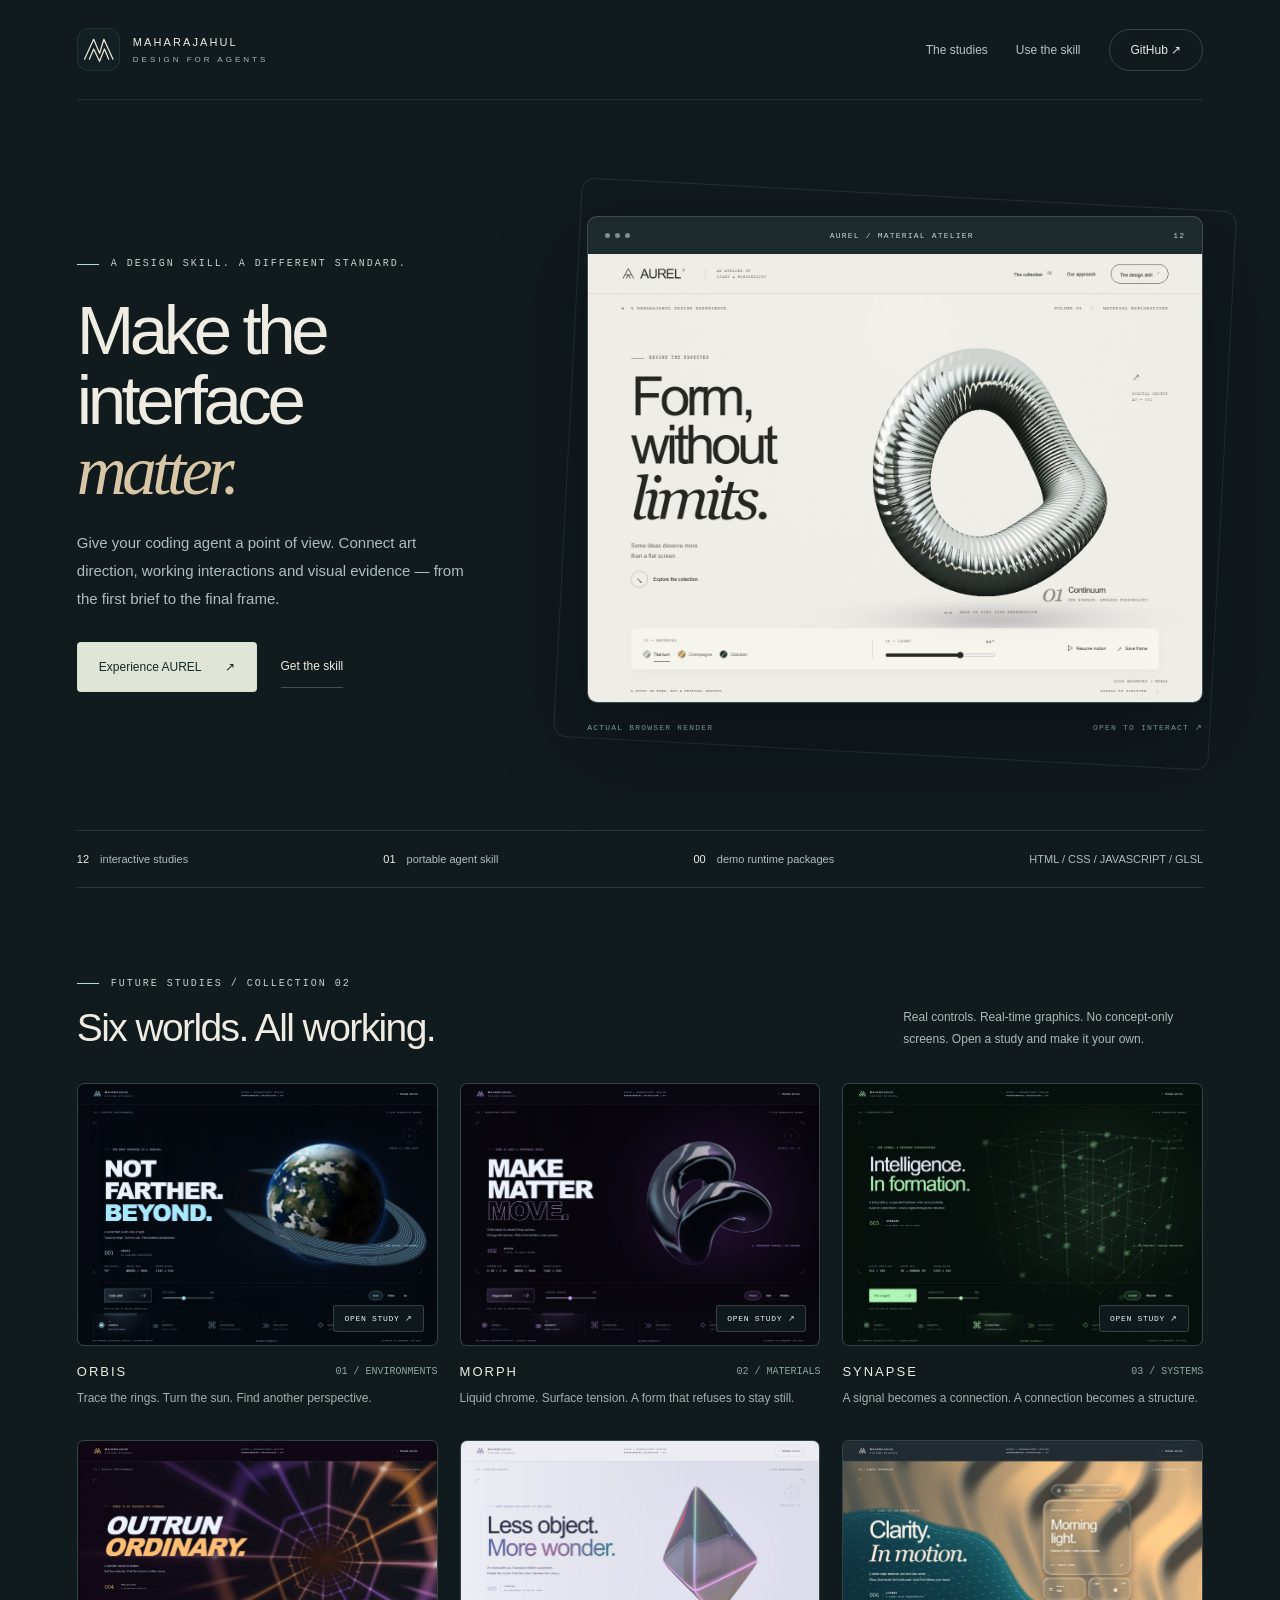
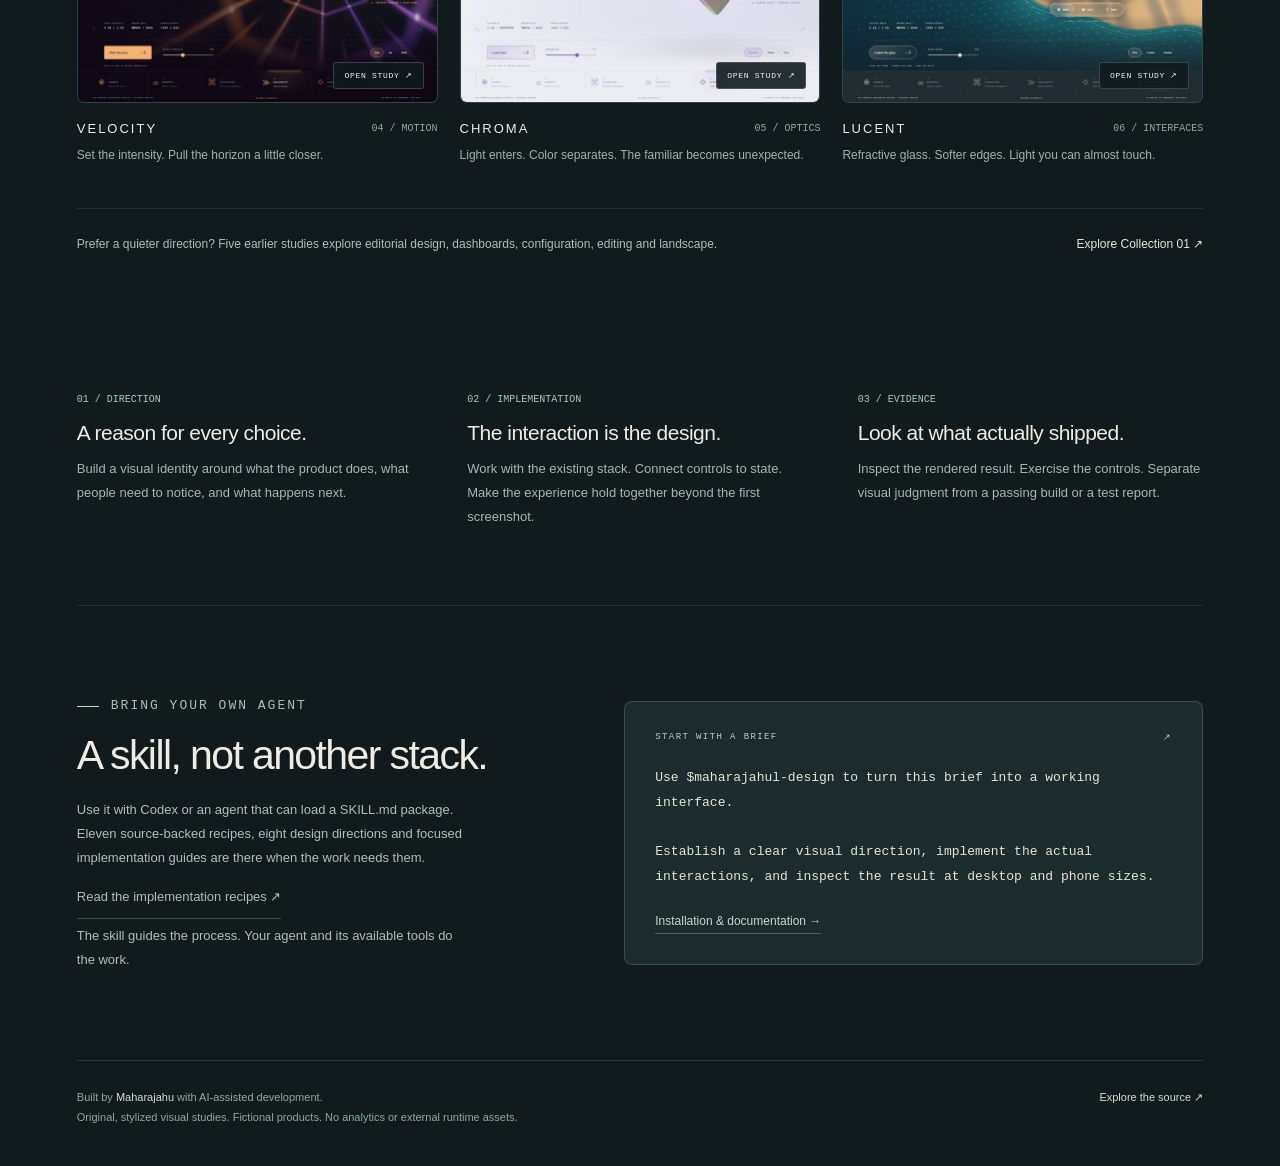
<file: index.html>
<!doctype html>
<html lang="en">
<head>
  <meta charset="utf-8">
  <meta name="viewport" content="width=device-width, initial-scale=1">
  <meta name="theme-color" content="#111a1d">
  <meta name="description" content="Maharajahul Design — a portable design skill for coding agents. Explore twelve interactive studies, including AUREL, an atelier of sculpted light and living materials.">
  <meta property="og:title" content="Maharajahul Design — from a brief to an experience">
  <meta property="og:description" content="A design skill for coding agents. Twelve working demos. Enter AUREL, the interactive material atelier.">
  <meta property="og:image" content="https://maharajahu.github.io/maharajahul-design/assets/previews/aurel.jpg">
  <meta property="og:type" content="website">
  <link rel="icon" href="assets/brand-mark.svg" type="image/svg+xml">
  <title>Maharajahul Design — Make the interface matter.</title>
  <style>
    *{box-sizing:border-box}html{scroll-behavior:smooth}body{margin:0;background:#111a1d;color:#efece3;font-family:Arial,Helvetica,sans-serif;-webkit-font-smoothing:antialiased}a{color:inherit;text-decoration:none}a:focus-visible{outline:2px solid #c7e7dc;outline-offset:6px}img{max-width:100%;display:block}p,h1,h2,h3{margin:0}::selection{background:#c7e7dc;color:#102125}.wrap{width:min(1296px,88%);margin:auto}.header{height:100px;display:flex;align-items:center;justify-content:space-between;border-bottom:1px solid #edf5ef18}.brand{display:flex;align-items:center;gap:13px;font-size:11px;letter-spacing:2.1px}.brand img{width:43px;height:43px}.brand small{display:block;font-size:8px;color:#a6b7b8;letter-spacing:3px;margin-top:7px}.header nav{display:flex;align-items:center;gap:28px;font-size:12px;color:#b7c5c3}.header nav a{padding:13px 0}.header nav a:last-child{border:1px solid #ccdfd536;border-radius:30px;padding:13px 21px;color:#e7ece3}.eyebrow{color:#c0d4cc;font:10px/1.6 monospace;letter-spacing:2px;display:flex;align-items:center;gap:12px}.eyebrow:before{content:'';width:22px;height:1px;background:#bdd8c9}.hero{padding:94px 0 76px;display:grid;grid-template-columns:.85fr 1.15fr;gap:55px;align-items:center}.hero h1{font-size:clamp(56px,5.4vw,83px);line-height:1.01;letter-spacing:-4.5px;font-weight:400;margin:24px 0}.hero h1 em{font-family:Georgia,serif;color:#d8c7a6;font-weight:400}.intro{max-width:400px;color:#aebebc;font-size:15px;line-height:1.85}.actions{display:flex;align-items:center;gap:24px;margin-top:29px;font-size:12px}.button{display:inline-flex;align-items:center;gap:23px;padding:17px 21px;border:1px solid #c5d6ce59;border-radius:4px;background:#dfe6d7;color:#182823}.text-link{padding:14px 0;border-bottom:1px solid #bed6c247}.hero-visual{position:relative;padding:22px 0}.hero-visual:before{content:'';position:absolute;inset:0 -20px;border:1px solid #cce5db1c;border-radius:13px;transform:rotate(3deg);pointer-events:none}.window{position:relative;background:#1d2a2e;border:1px solid #dae8dd30;border-radius:10px;overflow:hidden;box-shadow:0 35px 90px #040b0e65}.window-bar{display:flex;align-items:center;justify-content:space-between;padding:14px 17px;font:8px monospace;letter-spacing:1.2px;color:#c6d7d2}.dots{display:flex;gap:5px}.dots i{width:5px;height:5px;background:#b1c8bc;border-radius:50%;opacity:.65}.window img{width:100%;height:auto}.window-caption{font:8px monospace;letter-spacing:1.2px;color:#97b4aa;margin:20px 0 0;display:flex;justify-content:space-between}.facts{border-top:1px solid #cce5db24;border-bottom:1px solid #cce5db24;display:flex;justify-content:space-between;gap:25px;padding:22px 0;font-size:11px;color:#aebfbb}.facts b{color:#eef0e6;font-weight:400;margin-right:8px}.section{padding:88px 0}.section-heading{display:flex;align-items:end;justify-content:space-between;gap:30px;margin-bottom:32px}.section h2{font-size:39px;font-weight:400;letter-spacing:-1.6px;line-height:1.15;margin-top:14px}.section-heading>p{font-size:12px;line-height:1.8;color:#a8bcb6;max-width:300px}.gallery{display:grid;grid-template-columns:repeat(3,minmax(0,1fr));gap:31px 22px}.study{display:block}.preview{position:relative;overflow:hidden;border-radius:7px;border:1px solid #d8efdf21;background:#1b292c}.preview img{width:100%;height:auto;aspect-ratio:1440/1050;transition:transform .45s}.study:hover .preview img{transform:scale(1.025)}.preview:after{content:'OPEN STUDY ↗';position:absolute;bottom:13px;right:13px;background:#111b1ee6;color:#ecf5ee;border:1px solid #d6e7d433;padding:8px 10px;border-radius:3px;font:8px monospace;letter-spacing:.7px}.study-caption{display:flex;align-items:center;justify-content:space-between;margin:18px 0 9px}.study h3{font-size:13px;font-weight:400;letter-spacing:2px}.study-caption>span{font:10px monospace;color:#8ca89e}.study p{font-size:12px;line-height:1.7;color:#9fb2ad}.collection-note{display:flex;justify-content:space-between;gap:25px;margin-top:42px;padding-top:25px;border-top:1px solid #dbeedc1c;color:#aabfb7;font-size:12px;line-height:1.8}.collection-note a{color:#e4e6d7;white-space:nowrap}.approach{padding:45px 0 76px;display:grid;grid-template-columns:repeat(3,1fr);gap:45px;border-bottom:1px solid #dbeedc1c}.approach span{color:#a8c7b8;font:10px monospace}.approach h3{font-size:21px;font-weight:400;margin:15px 0 12px;letter-spacing:-.5px}.approach p{font-size:13px;line-height:1.85;color:#a4b7b0}.start{display:grid;grid-template-columns:1fr 1.2fr;gap:65px;align-items:center}.start h2{font-size:41px;margin-bottom:18px}.start p{color:#aebeb6;font-size:13px;line-height:1.85;max-width:390px}.prompt{padding:30px;background:#1c2b2e;border:1px solid #dce9d82b;border-radius:8px}.prompt-label{display:flex;justify-content:space-between;color:#b9cec2;font:9px monospace;letter-spacing:1.4px;margin-bottom:23px}.prompt code{font:13px/1.9 monospace;color:#e5e5d4;white-space:pre-wrap;overflow-wrap:anywhere}.prompt a{display:inline-block;color:#c5dbc8;font-size:12px;margin-top:24px;border-bottom:1px solid #bccfcf4f;padding-bottom:5px}.foot{border-top:1px solid #dbeedc24;padding:27px 0 39px;display:flex;justify-content:space-between;gap:20px;color:#91a89d;font-size:11px;line-height:1.8}.foot a{color:#d0decb}.foot p{max-width:660px}.skip{position:absolute;top:-60px;left:6%;background:#eceddf;color:#112321;padding:12px 16px;z-index:10}.skip:focus{top:10px}
    .window,.prompt code{display:block}
    @media(max-width:1050px){.hero{gap:35px;padding-top:65px}.hero h1{font-size:61px}.actions{gap:17px}.gallery{grid-template-columns:repeat(2,minmax(0,1fr))}.facts{flex-wrap:wrap}.start{gap:35px}.header nav{gap:20px}}
    @media(max-width:680px){.wrap{width:88%}.header{height:83px}.brand{font-size:9px;letter-spacing:1.3px;gap:9px}.brand img{width:36px;height:36px}.brand small{font-size:7px;letter-spacing:1.9px}.header nav a:not(:last-child){display:none}.header nav a:last-child{font-size:11px;padding:11px 15px}.hero{display:block;padding:48px 0 37px}.hero h1{font-size:58px;letter-spacing:-3.4px;max-width:340px}.eyebrow{font-size:8px;letter-spacing:1.3px}.intro{font-size:13px;line-height:1.85}.actions{gap:20px;margin-top:25px;font-size:11px}.button{padding:16px}.hero-visual{margin-top:37px;padding:13px 0}.hero-visual:before{inset:0 -8px}.window-bar{font-size:7px;padding:11px 13px}.window-caption{font-size:6px;letter-spacing:.6px}.facts{display:grid;grid-template-columns:1fr 1fr;gap:15px 8px;font-size:10px;padding:21px 0}.section{padding:53px 0}.section-heading{display:block}.section h2{font-size:33px}.section-heading>p{margin-top:16px;font-size:12px;max-width:330px}.gallery{grid-template-columns:1fr;gap:30px}.study p{font-size:13px}.collection-note{flex-direction:column;gap:12px;margin-top:32px}.approach{grid-template-columns:1fr;gap:29px;padding:13px 0 50px}.approach h3{margin-top:10px}.start{display:block}.start h2{font-size:33px}.prompt{margin-top:26px;padding:24px}.prompt code{font-size:12px}.foot{display:block;font-size:10px;padding-bottom:30px}.foot>a{display:inline-block;margin-top:15px}}
    @media(prefers-reduced-motion:reduce){html{scroll-behavior:auto}.preview img{transition:none}}
  </style>
</head>
<body>
  <a class="skip" href="#main">Skip to content</a>
  <header class="header wrap">
    <a class="brand" href="./" aria-label="Maharajahul Design home"><img src="assets/brand-mark.svg" alt="" width="43" height="43"><span>MAHARAJAHUL<small>DESIGN FOR AGENTS</small></span></a>
    <nav aria-label="Main navigation"><a href="#studies">The studies</a><a href="#start">Use the skill</a><a href="https://github.com/Maharajahu/maharajahul-design">GitHub ↗</a></nav>
  </header>
  <main id="main" class="wrap">
    <section class="hero" aria-labelledby="hero-title">
      <div><p class="eyebrow">A DESIGN SKILL. A DIFFERENT STANDARD.</p><h1 id="hero-title">Make the<br>interface<br><em>matter.</em></h1><p class="intro">Give your coding agent a point of view. Connect art direction, working interactions and visual evidence — from the first brief to the final frame.</p><div class="actions"><a class="button" href="samples/aurel/">Experience AUREL <span>↗</span></a><a class="text-link" href="#start">Get the skill</a></div></div>
      <div class="hero-visual"><a class="window" href="samples/aurel/" aria-label="Open Aurel, the interactive material atelier"><div class="window-bar"><span class="dots" aria-hidden="true"><i></i><i></i><i></i></span><span>AUREL / MATERIAL ATELIER</span><span>12</span></div><img src="assets/previews/aurel.jpg" width="1440" height="1050" alt="Actual Aurel browser render: editorial typography beside a finely ribbed metal sculpture and working material controls." fetchpriority="high"></a><p class="window-caption"><span>ACTUAL BROWSER RENDER</span><span>OPEN TO INTERACT ↗</span></p></div>
    </section>
    <div class="facts"><span><b>12</b> interactive studies</span><span><b>01</b> portable agent skill</span><span><b>00</b> demo runtime packages</span><span>HTML / CSS / JAVASCRIPT / GLSL</span></div>
    <section class="section" id="studies" aria-labelledby="studies-title">
      <div class="section-heading"><div><p class="eyebrow">FUTURE STUDIES / COLLECTION 02</p><h2 id="studies-title">Six worlds. All working.</h2></div><p>Real controls. Real-time graphics. No concept-only screens. Open a study and make it your own.</p></div>
      <div class="gallery">
        <a class="study" href="samples/future/#orbis"><div class="preview"><img src="assets/previews/orbis.jpg" width="1440" height="1050" loading="lazy" alt="A procedural planet with atmosphere, continents, clouds and orbiting rings."></div><div class="study-caption"><h3>ORBIS</h3><span>01 / ENVIRONMENTS</span></div><p>Trace the rings. Turn the sun. Find another perspective.</p></a>
        <a class="study" href="samples/future/#morph"><div class="preview"><img src="assets/previews/morph.jpg" width="1440" height="1050" loading="lazy" alt="A polished, twisted metal surface under studio lights."></div><div class="study-caption"><h3>MORPH</h3><span>02 / MATERIALS</span></div><p>Liquid chrome. Surface tension. A form that refuses to stay still.</p></a>
        <a class="study" href="samples/future/#synapse"><div class="preview"><img src="assets/previews/synapse.jpg" width="1440" height="1050" loading="lazy" alt="A luminous three-dimensional lattice of nodes and connections."></div><div class="study-caption"><h3>SYNAPSE</h3><span>03 / SYSTEMS</span></div><p>A signal becomes a connection. A connection becomes a structure.</p></a>
        <a class="study" href="samples/future/#velocity"><div class="preview"><img src="assets/previews/velocity.jpg" width="1440" height="1050" loading="lazy" alt="An illuminated structural tunnel converging on a distant vanishing point."></div><div class="study-caption"><h3>VELOCITY</h3><span>04 / MOTION</span></div><p>Set the intensity. Pull the horizon a little closer.</p></a>
        <a class="study" href="samples/future/#chroma"><div class="preview"><img src="assets/previews/chroma.jpg" width="1440" height="1050" loading="lazy" alt="A faceted crystal with spectral highlights and refracted studio light."></div><div class="study-caption"><h3>CHROMA</h3><span>05 / OPTICS</span></div><p>Light enters. Color separates. The familiar becomes unexpected.</p></a>
        <a class="study" href="samples/future/#lucent"><div class="preview"><img src="assets/previews/lucent.jpg" width="1440" height="1050" loading="lazy" alt="Rounded glass controls bending the landscape behind them."></div><div class="study-caption"><h3>LUCENT</h3><span>06 / INTERFACES</span></div><p>Refractive glass. Softer edges. Light you can almost touch.</p></a>
      </div>
      <div class="collection-note"><p>Prefer a quieter direction? Five earlier studies explore editorial design, dashboards, configuration, editing and landscape.</p><a href="samples/">Explore Collection 01 ↗</a></div>
    </section>
    <section class="approach" aria-label="The skill's approach">
      <div><span>01 / DIRECTION</span><h3>A reason for every choice.</h3><p>Build a visual identity around what the product does, what people need to notice, and what happens next.</p></div>
      <div><span>02 / IMPLEMENTATION</span><h3>The interaction is the design.</h3><p>Work with the existing stack. Connect controls to state. Make the experience hold together beyond the first screenshot.</p></div>
      <div><span>03 / EVIDENCE</span><h3>Look at what actually shipped.</h3><p>Inspect the rendered result. Exercise the controls. Separate visual judgment from a passing build or a test report.</p></div>
    </section>
    <section id="start" class="start section" aria-labelledby="start-title"><div><p class="eyebrow">BRING YOUR OWN AGENT</p><h2 id="start-title">A skill, not another stack.</h2><p>Use it with Codex or an agent that can load a SKILL.md package. Eleven source-backed recipes, eight design directions and focused implementation guides are there when the work needs them.</p><p style="margin-top:15px"><a class="text-link" href="https://github.com/Maharajahu/maharajahul-design/blob/main/references/recipes.md">Read the implementation recipes ↗</a></p><p style="margin-top:15px">The skill guides the process. Your agent and its available tools do the work.</p></div><div class="prompt"><div class="prompt-label"><span>START WITH A BRIEF</span><span>↗</span></div><code>Use $maharajahul-design to turn this brief into a working interface.

Establish a clear visual direction, implement the actual interactions, and inspect the result at desktop and phone sizes.</code><a href="https://github.com/Maharajahu/maharajahul-design#install">Installation &amp; documentation →</a></div></section>
  </main>
  <footer class="foot wrap"><p>Built by <a href="https://github.com/Maharajahu">Maharajahu</a> with AI-assisted development.<br>Original, stylized visual studies. Fictional products. No analytics or external runtime assets.</p><a href="https://github.com/Maharajahu/maharajahul-design">Explore the source ↗</a></footer>
</body>
</html>
</file>
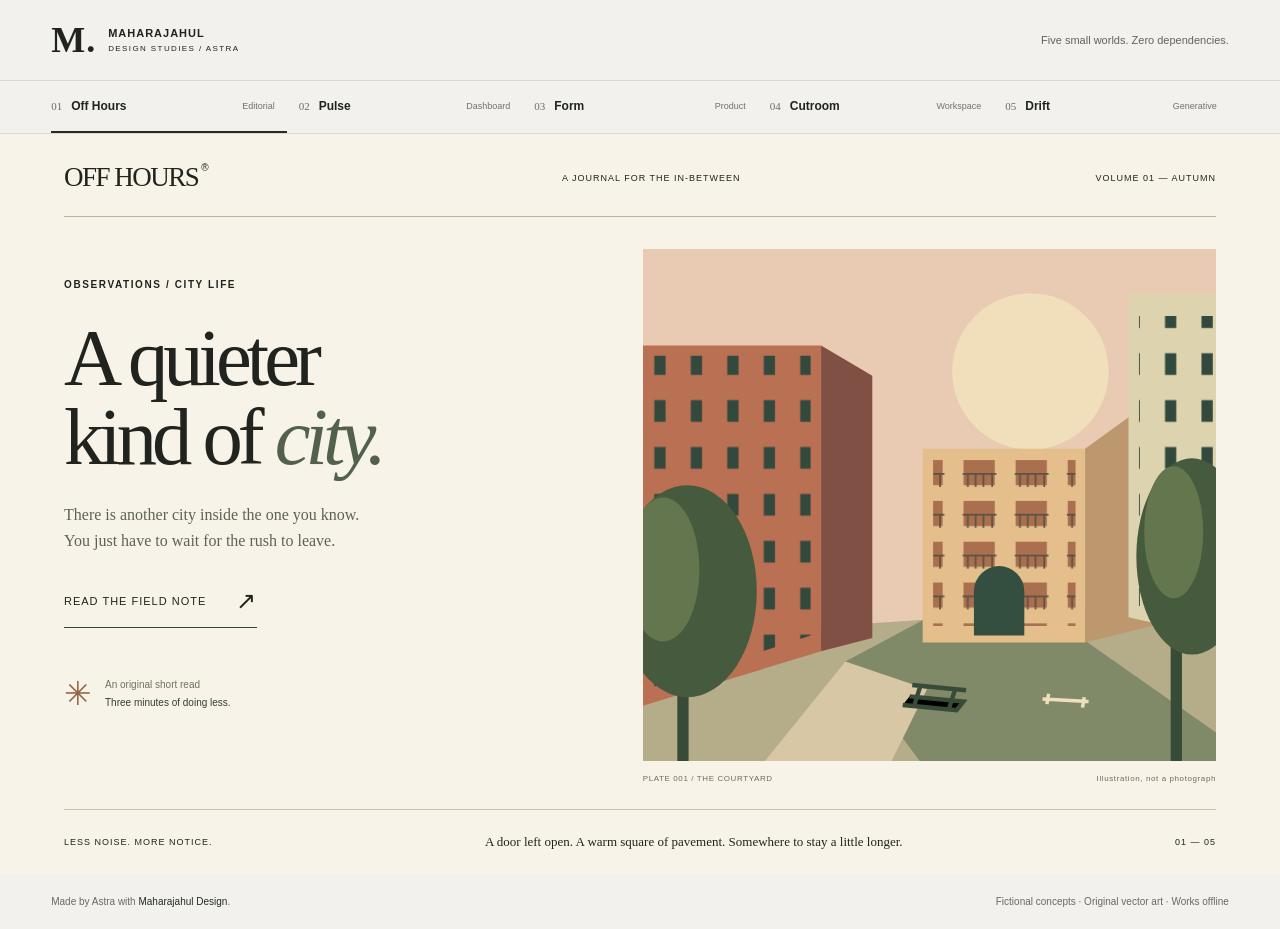
<file: samples/index.html>
<!doctype html>
<html lang="en">
<head>
  <meta charset="utf-8">
  <meta name="viewport" content="width=device-width, initial-scale=1">
  <meta name="description" content="Five small, interactive design studies made with Maharajahul Design. No frameworks or external assets.">
  <title>Off Hours · Maharajahul Design</title>
  <link rel="icon" href="data:,">
  <link rel="stylesheet" href="styles.css">
  <script src="app.js" defer></script>
</head>
<body>
  <header class="gallery-bar">
    <a class="gallery-brand" href="#edition"><span class="brand-mark">M.</span><span>MAHARAJAHUL <b>DESIGN STUDIES / ASTRA</b></span></a>
    <span class="gallery-note">Five small worlds. Zero dependencies.</span>
  </header>
  <nav class="gallery-nav" aria-label="Design studies">
    <a href="#edition" aria-current="page"><span>01</span> Off Hours <small>Editorial</small></a>
    <a href="#pulse"><span>02</span> Pulse <small>Dashboard</small></a>
    <a href="#form"><span>03</span> Form <small>Product</small></a>
    <a href="#cutroom"><span>04</span> Cutroom <small>Workspace</small></a>
    <a href="#drift"><span>05</span> Drift <small>Generative</small></a>
  </nav>
  <main>
    <section class="study edition" id="edition" aria-labelledby="edition-title">
      <div class="edition-masthead"><strong>OFF HOURS<span>®</span></strong><span>A JOURNAL FOR THE IN-BETWEEN</span><span>VOLUME 01 — AUTUMN</span></div>
      <div class="edition-grid">
        <div class="edition-copy"><p class="eyebrow">OBSERVATIONS / CITY LIFE</p><h1 id="edition-title">A quieter<br>kind of <em>city.</em></h1><p class="edition-deck">There is another city inside the one you know. You just have to wait for the rush to leave.</p><button class="text-button" id="read-essay">Read the field note <span aria-hidden="true">↗</span></button><div class="edition-byline"><span class="small-sun" aria-hidden="true">✳</span><span>An original short read<br><b>Three minutes of doing less.</b></span></div></div>
        <figure class="city-art">
          <svg viewBox="0 0 660 590" role="img" aria-label="Original geometric illustration of a sunlit city courtyard in terracotta, stone and forest green">
            <defs><pattern id="windows" width="42" height="54" patternUnits="userSpaceOnUse"><rect x="13" y="12" width="13" height="25" fill="#34493e"/></pattern><pattern id="balconies" width="60" height="47" patternUnits="userSpaceOnUse"><path d="M9 8h36v29H9z" fill="#a96f4e"/><path d="M8 24h39M14 24v15M23 24v15M32 24v15M42 24v15" stroke="#5c5343" stroke-width="2"/></pattern></defs>
            <rect width="660" height="590" fill="#e8cbb2"/><circle cx="446" cy="141" r="90" fill="#f1dfbb"/>
            <path d="M0 448 660 405v185H0" fill="#b5ad8a"/><path d="m233 475 176-94 251 176v33H319" fill="#808a69"/>
            <path d="M0 111h205v352L0 526" fill="#ba7052"/><path d="m205 111 59 35v302l-59 15" fill="#805044"/><path d="M0 123h193v322L0 508" fill="url(#windows)"/>
            <path d="M322 230h187v223H322" fill="#e4bf8c"/><path d="m509 230 77-56v260l-77 19" fill="#bd976d"/><path d="M334 243h164v191H334" fill="url(#balconies)"/>
            <path d="M559 51h101v396l-101-23" fill="#ddd4af"/><path d="M571 77h89v334h-89" fill="url(#windows)"/>
            <path d="M381 445v-51a29 29 0 0 1 58 0v51" fill="#344e40"/><path d="m233 475 94 32-41 83H140" fill="#d8c7a4"/>
            <path d="M46 590V410M614 590V370" stroke="#384b38" stroke-width="13"/>
            <g fill="#465b3e"><ellipse cx="51" cy="394" rx="80" ry="122"/><ellipse cx="632" cy="354" rx="64" ry="113"/></g>
            <g fill="#64764d"><ellipse cx="23" cy="369" rx="42" ry="83"/><ellipse cx="611" cy="326" rx="34" ry="76"/></g>
            <path d="m307 515 62 6-8 10-62-6M310 502l62 6M319 504l-7 23m47-19-7 22" stroke="#384b38" stroke-width="5"/>
            <path d="m460 518 53 3m-46-9-2 12m43-8-2 12" stroke="#eee0bc" stroke-width="4"/>
          </svg>
          <figcaption><span>PLATE 001 / THE COURTYARD</span><span>Illustration, not a photograph</span></figcaption>
        </figure>
      </div>
      <div class="edition-foot"><span>LESS NOISE. MORE NOTICE.</span><p>A door left open. A warm square of pavement. Somewhere to stay a little longer.</p><span>01 — 05</span></div>
    </section>

    <section class="study pulse" id="pulse" hidden aria-labelledby="pulse-title">
      <div class="app-heading"><strong class="pulse-brand">p<span>u</span>lse<span class="status-dot"></span></strong><span class="tag">SIMULATED HOME DATA</span><span>Home / Overview</span></div>
      <div class="pulse-title"><div><p class="eyebrow">YOUR ENERGY, IN PERSPECTIVE</p><h1 id="pulse-title">A little more <em>balance.</em></h1></div><div class="segmented" aria-label="Chart period"><button data-period="today" aria-pressed="true">Today</button><button data-period="yesterday" aria-pressed="false">Yesterday</button></div></div>
      <div class="energy-grid">
        <div class="energy-chart"><div class="chart-top"><div><p class="eyebrow">ENERGY CONSUMED</p><div class="big-number"><span id="energy-total">13.4</span><span>kWh</span></div></div><span class="chart-key">● 2-hour intervals</span></div>
          <svg class="consumption-chart" viewBox="0 0 680 210" role="img" aria-labelledby="chart-title"><title id="chart-title">Today's simulated energy consumption in kilowatt-hours per two-hour interval</title><defs><linearGradient id="chart-fill" x1="0" y1="0" x2="0" y2="1"><stop stop-color="#b5dca2" stop-opacity=".65"/><stop offset="1" stop-color="#b5dca2" stop-opacity="0"/></linearGradient></defs><g stroke="#dbe1d6" stroke-dasharray="3 6"><path d="M0 35h680M0 100h680M0 165h680"/></g><path id="energy-area" fill="url(#chart-fill)"/><path id="energy-line" fill="none" stroke="#3f643e" stroke-width="3" stroke-linecap="round" stroke-linejoin="round"/></svg>
          <div class="chart-axis"><span>00:00</span><span>06:00</span><span>12:00</span><span>18:00</span><span>22:00</span></div><p class="chart-detail" id="energy-peak"></p>
        </div>
        <div class="battery-card"><p class="eyebrow">STORED FOR LATER</p><div class="battery-ring"><div><strong>72<span>%</span></strong><span>HOME BATTERY</span></div></div><p>Some sunshine,<br>saved for tonight.</p><span class="battery-note">Illustrative storage level</span></div>
        <div class="energy-insight"><span class="insight-symbol" aria-hidden="true">↳</span><div><p class="eyebrow">YOUR NEXT SMALL CHANGE</p><h2>Let the car charge after dark.</h2><p>Schedule a sample overnight charging session.</p></div><button class="switch" id="charging" aria-pressed="false" aria-label="Schedule overnight charging"><span></span></button></div>
        <p class="charging-note" id="charging-note" aria-live="polite">Not scheduled · no additional energy planned.</p>
      </div>
    </section>

    <section class="study form" id="form" hidden aria-labelledby="form-title">
      <div class="form-heading"><strong>f o r m<span> / objects for living</span></strong><span>THE FIRST COLLECTION — 001</span></div>
      <div class="product-grid"><div class="lamp-stage"><span class="product-plate">STUDY NO. 01<br>THE EVERYDAY LAMP</span>
        <svg viewBox="0 0 640 650" role="img" aria-label="Original adjustable-color table lamp illustration" id="lamp-art"><defs><radialGradient id="lamp-halo"><stop stop-color="#ffdaa0" stop-opacity=".8"/><stop offset="1" stop-color="#ffdaa0" stop-opacity="0"/></radialGradient><linearGradient id="lamp-shade"><stop stop-color="#fff" stop-opacity=".28"/><stop offset=".5" stop-color="#fff" stop-opacity="0"/><stop offset="1" stop-color="#000" stop-opacity=".2"/></linearGradient><radialGradient id="lamp-shadow"><stop stop-color="#3b3027" stop-opacity=".25"/><stop offset="1" stop-color="#3b3027" stop-opacity="0"/></radialGradient></defs>
          <circle cx="320" cy="302" r="214" fill="#e8ddcd"/><ellipse cx="334" cy="555" rx="177" ry="27" fill="url(#lamp-shadow)"/><ellipse id="lamp-light" cx="320" cy="448" rx="205" ry="141" fill="url(#lamp-halo)"/>
          <path d="M369 541c78 30 137-20 184 25" fill="none" stroke="#756d60" stroke-width="3"/>
          <ellipse cx="320" cy="536" rx="95" ry="19" class="lamp-finish"/><rect x="226" y="520" width="188" height="16" rx="7" class="lamp-finish"/><ellipse cx="320" cy="520" rx="94" ry="18" class="lamp-finish"/><ellipse cx="320" cy="519" rx="94" ry="18" fill="url(#lamp-shade)"/>
          <rect x="307" y="261" width="26" height="263" rx="12" class="lamp-finish"/><rect x="307" y="261" width="26" height="263" rx="12" fill="url(#lamp-shade)"/>
          <path d="M167 288c10-111 67-148 153-148s143 37 153 148z" class="lamp-finish"/><path d="M167 288c10-111 67-148 153-148s143 37 153 148z" fill="url(#lamp-shade)"/><ellipse cx="320" cy="288" rx="153" ry="23" class="lamp-finish"/><ellipse cx="320" cy="289" rx="140" ry="14" fill="#ecd7af"/><ellipse cx="320" cy="290" rx="65" ry="8" fill="#fff0d1"/>
        </svg><span class="product-caption">Soft edges. A warm place to land.</span></div>
        <div class="product-copy"><p class="eyebrow">LESS, BUT A LITTLE BETTER.</p><h1 id="form-title">Good light.<br><em>Quiet company.</em></h1><p class="product-description">One considered curve. A pool of warm light. A small object that makes the end of the day feel like yours.</p><div class="product-price">£148 <span>Concept price · not for sale</span></div>
          <fieldset class="finishes"><legend>01 / Finish <span id="finish-label">Terracotta</span></legend><label style="--swatch:#ae6046"><input type="radio" name="finish" value="Terracotta" checked><span>Terracotta</span></label><label style="--swatch:#e2dbc8"><input type="radio" name="finish" value="Chalk"><span>Chalk</span></label><label style="--swatch:#454a44"><input type="radio" name="finish" value="Graphite"><span>Graphite</span></label></fieldset>
          <div class="light-control"><label for="brightness">02 / Light level <output id="light-output" for="brightness">70%</output></label><input id="brightness" type="range" min="0" max="100" value="70"></div><button class="product-action" id="review-lamp">Review your configuration <span aria-hidden="true">↗</span></button><p class="product-detail">A local interactive concept. No account. No checkout.</p>
        </div>
      </div>
    </section>

    <section class="study cutroom" id="cutroom" hidden aria-labelledby="cutroom-title">
      <div class="cutroom-heading"><strong><span aria-hidden="true">▧</span> CUTROOM</strong><span id="cutroom-title">A day, in four moments <b>Browser editor study</b></span><span class="tag">LOCAL PREVIEW</span></div>
      <div class="editor-body"><aside class="clip-bin" aria-label="Scene selection"><p class="eyebrow">THE SELECTS <span>04</span></p><button class="clip" data-clip="0" aria-pressed="true"><span class="clip-thumb dawn"></span><span>01 — First light<small>00:00 — 00:04</small></span></button><button class="clip" data-clip="1" aria-pressed="false"><span class="clip-thumb noon"></span><span>02 — Long shadows<small>00:04 — 00:08</small></span></button><button class="clip" data-clip="2" aria-pressed="false"><span class="clip-thumb dusk"></span><span>03 — Blue hour<small>00:08 — 00:12</small></span></button><button class="clip" data-clip="3" aria-pressed="false"><span class="clip-thumb night"></span><span>04 — Homeward<small>00:12 — 00:16</small></span></button><p class="bin-note">Four original vector scenes.<br>No video files loaded.</p></aside>
        <div class="editor-preview"><div class="preview-toolbar"><span>PROGRAM MONITOR</span><span>16:9 / VECTOR</span></div><div class="scene-preview dawn" id="scene-preview"><svg viewBox="0 0 960 540" role="img" aria-label="Layered mountain landscape with a setting sun"><circle cx="660" cy="183" r="60" class="scene-sun"/><path d="m0 350 183-185 172 166 140-221 234 256 137-175 94 87v262H0" class="mountain-far"/><path d="m0 386 257-161 231 201 207-199 265 147v166H0" class="mountain-mid"/><path d="M0 453q162-96 366 0t594-20v107H0" class="mountain-near"/><path d="M429 540q46-67 71-80t-13-32" fill="none" stroke="#f4d6ad" stroke-width="3" opacity=".45"/></svg><div class="scene-caption"><span>AN ORDINARY DAY</span><strong id="scene-name">First light.</strong></div><span class="frame-number" id="frame-number">01 / 04</span></div><div class="transport"><button id="rewind" aria-label="Back to beginning">↤</button><button id="play-cut" aria-pressed="false">▶ Play cut</button><output id="timecode" aria-live="off">00:00 / 00:16</output><span>Sketch sequence</span></div></div></div>
      <div class="timeline"><div class="timeline-heading"><span>SEQUENCE 01 <b>Four scenes. One small story.</b></span><span>16 SECONDS</span></div><div class="timeline-clips" aria-hidden="true"><span>FIRST LIGHT</span><span>LONG SHADOWS</span><span>BLUE HOUR</span><span>HOMEWARD</span></div><label class="scrub-label" for="playhead">Playhead <span>Drag to explore the cut</span></label><input id="playhead" type="range" min="0" max="16" value="0" step="0.05"></div>
    </section>

    <section class="study drift" id="drift" hidden aria-labelledby="drift-title">
      <canvas id="terrain" aria-label="Animated line drawing of a rolling abstract landscape"></canvas>
      <div class="drift-heading"><strong>DRIFT<span> / a field in motion</span></strong><span>PROCEDURAL STUDY — 005</span></div>
      <div class="drift-copy"><p class="eyebrow">NOT EVERYTHING NEEDS TO GO SOMEWHERE.</p><h1 id="drift-title">Find your<br><em>own frequency.</em></h1><p>An imaginary landscape, drawn one line at a time.<br>Move across the field. Change its character. Stay awhile.</p></div>
      <div class="drift-controls"><div class="relief-control"><label for="relief">RELIEF <output id="relief-output" for="relief">55%</output></label><input id="relief" type="range" min="10" max="90" value="55"></div><button id="field-color" aria-pressed="false">Palette: Ember</button><button id="pause-field" aria-pressed="false">Pause field</button><span>CANVAS 2D<br>NO TEXTURES / NO SIMULATION CLAIM</span></div>
    </section>
  </main>
  <footer class="gallery-footer"><span>Made by Astra with <b>Maharajahul Design</b>.</span><span>Fictional concepts · Original vector art · Works offline</span></footer>
  <dialog id="detail-dialog" aria-labelledby="dialog-title"><button class="dialog-close" id="close-dialog" aria-label="Close dialog">×</button><p class="eyebrow" id="dialog-kicker"></p><h2 id="dialog-title"></h2><div id="dialog-body"></div></dialog>
</body>
</html>
</file>
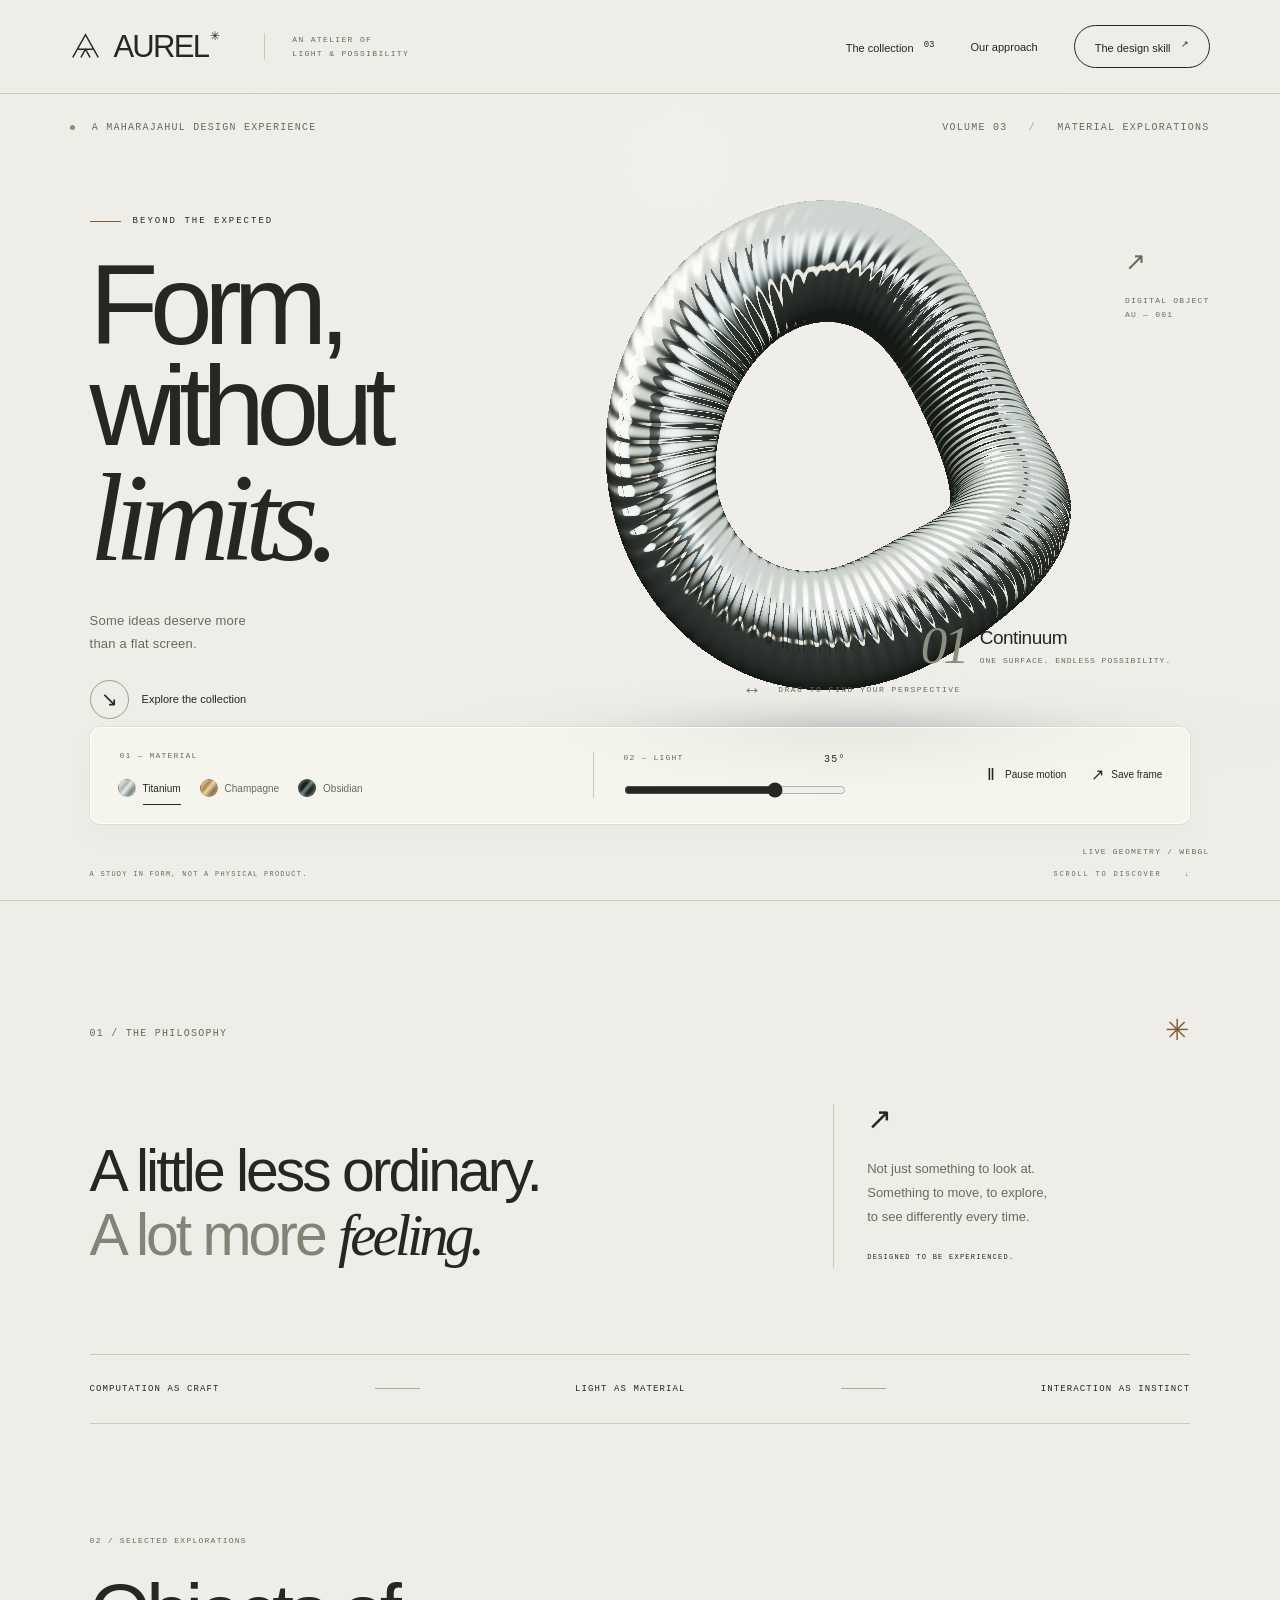
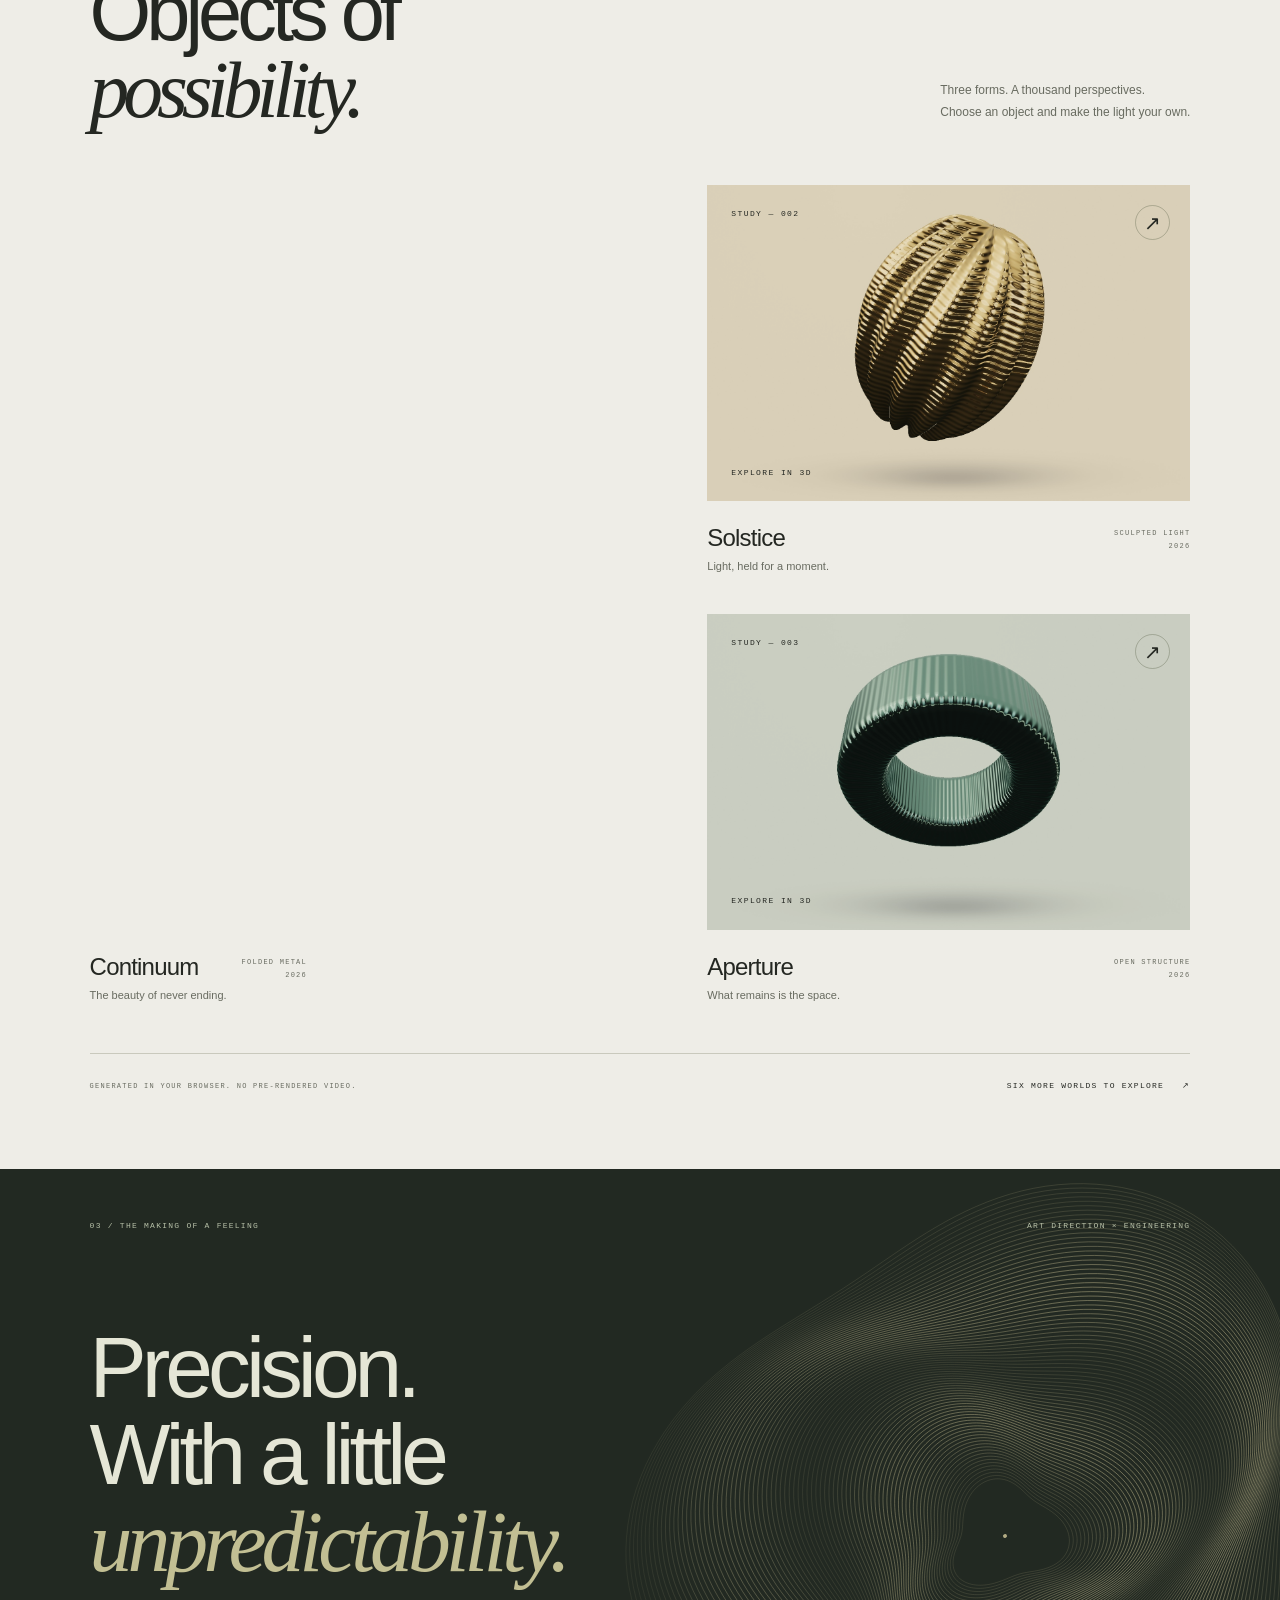
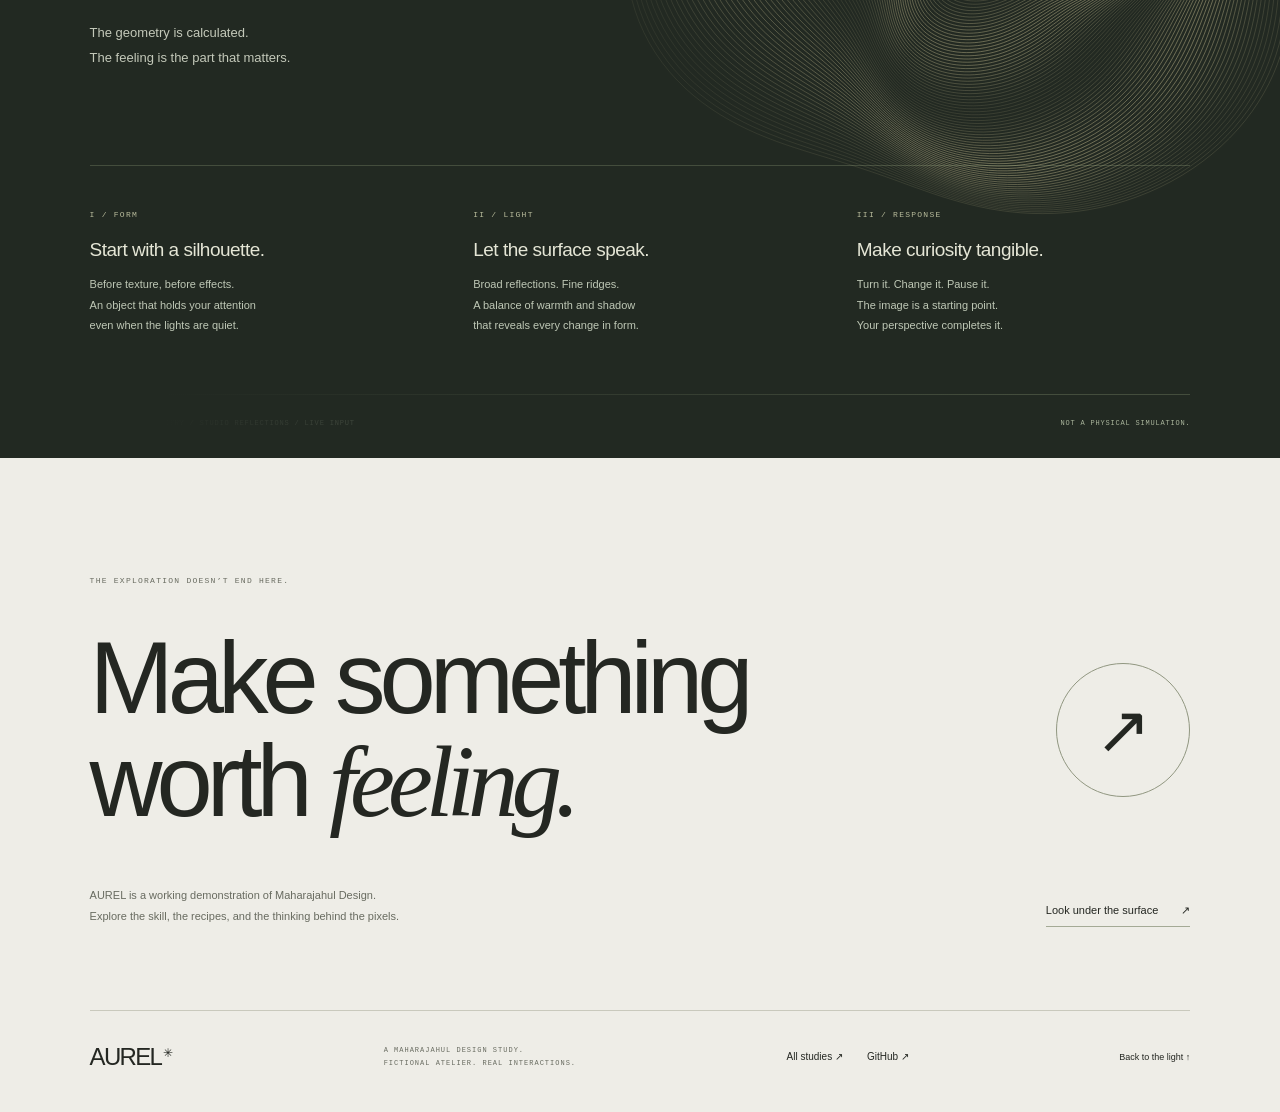
<file: samples/aurel/index.html>
<!doctype html>
<html lang="en">
<head>
  <meta charset="utf-8">
  <meta name="viewport" content="width=device-width,initial-scale=1">
  <meta name="theme-color" content="#eeede7">
  <meta name="description" content="AUREL. An interactive atelier of impossible objects, sculpted light and living materials. A Maharajahul Design study.">
  <meta property="og:title" content="AUREL — Form, without limits.">
  <meta property="og:description" content="An interactive atelier of procedural objects, sculpted light and living materials.">
  <meta property="og:image" content="https://maharajahu.github.io/maharajahul-design/assets/previews/aurel.jpg">
  <title>AUREL — Form, without limits.</title>
  <link rel="icon" href="../../assets/brand-mark.svg" type="image/svg+xml">
  <link rel="stylesheet" href="aurel.css">
  <script src="aurel.js" defer></script>
</head>
<body>
  <a class="skip" href="#main">Skip to the experience</a>
  <header class="header">
    <a class="wordmark" href="#main" aria-label="Aurel, back to the sculpture"><svg viewBox="0 0 34 34" aria-hidden="true"><path d="M3 29 17 4l14 25M9 20h16M12 29l5-9 5 9"/></svg><span>AUREL<span class="wordmark-dot">✳</span></span></a>
    <span class="header-note">AN ATELIER OF<br>LIGHT &amp; POSSIBILITY</span>
    <nav aria-label="Main navigation"><a href="#collection">The collection <span>03</span></a><a href="#approach">Our approach</a><a class="repo-link" href="../../">The design skill <span aria-hidden="true">↗</span></a></nav>
    <div class="reading-progress" aria-hidden="true"></div>
  </header>

  <main id="main">
    <section class="hero" aria-labelledby="hero-title">
      <div class="scene" id="scene">
        <img class="scene-poster" src="assets/continuum.jpg" alt="A folded, finely ribbed metallic sculpture under warm studio light." width="1200" height="1000" fetchpriority="high">
        <canvas id="sculpture" tabindex="0" aria-label="Interactive metallic sculpture. Drag horizontally or use arrow keys to rotate." aria-describedby="drag-hint">A studio-lit metal sculpture. Static views are available in the collection below.</canvas>
      </div>
      <div class="hero-top"><span class="micro"><i class="live-dot"></i> A MAHARAJAHUL DESIGN EXPERIENCE</span><span class="micro hero-edition">VOLUME 03 <span class="divider">/</span> MATERIAL EXPLORATIONS</span></div>
      <div class="hero-copy"><div class="hero-kicker"><span class="hairline"></span> BEYOND THE EXPECTED</div><h1 id="hero-title">Form,<br>without<br><em>limits.</em></h1><p>Some ideas deserve more<br>than a flat screen.</p><a class="round-link" href="#collection"><span class="circle-arrow" aria-hidden="true">↘</span><span>Explore the collection</span></a></div>
      <div class="object-caption"><span class="object-number" id="object-number">01</span><div><h2 id="object-name">Continuum</h2><p id="object-note">ONE SURFACE. ENDLESS POSSIBILITY.</p></div></div>
      <div class="scene-coordinate micro" aria-hidden="true"><span>↗</span> DIGITAL OBJECT<br><b id="coordinate-label">AU — 001</b></div>
      <p class="drag-hint micro" id="drag-hint"><span aria-hidden="true">↔</span> DRAG TO FIND YOUR PERSPECTIVE</p>
      <p class="render-status micro" id="render-status" role="status">PREPARING THE LIGHT</p>

      <div class="material-dock" aria-label="Sculpture controls">
        <fieldset class="materials"><legend class="micro">01 — MATERIAL</legend><div class="material-options">
          <button type="button" data-material="0" aria-pressed="true"><span class="swatch titanium"></span><span>Titanium</span></button>
          <button type="button" data-material="1" aria-pressed="false"><span class="swatch champagne"></span><span>Champagne</span></button>
          <button type="button" data-material="2" aria-pressed="false"><span class="swatch obsidian"></span><span>Obsidian</span></button>
        </div></fieldset>
        <div class="light-control"><label class="micro" for="light">02 — LIGHT <output id="light-value" for="light">35°</output></label><input id="light" type="range" min="-90" max="90" value="35" aria-label="Studio light angle"></div>
        <div class="dock-actions"><button id="motion" type="button" aria-pressed="false"><span class="motion-icon" aria-hidden="true">Ⅱ</span><span id="motion-label">Pause motion</span></button><button id="save-frame" type="button"><span aria-hidden="true">↗</span> Save frame</button></div>
      </div>
      <div class="hero-bottom micro"><span>A STUDY IN FORM, NOT A PHYSICAL PRODUCT.</span><span>SCROLL TO DISCOVER <span aria-hidden="true">↓</span></span></div>
    </section>

    <section class="statement section-pad" aria-labelledby="statement-title">
      <div class="section-index micro"><span>01 / THE PHILOSOPHY</span><span class="tiny-star" aria-hidden="true">✳</span></div>
      <div class="statement-main reveal"><h2 id="statement-title">A little less ordinary.<br><span>A lot more</span> <em>feeling.</em></h2><div class="statement-aside"><span class="small-mark" aria-hidden="true">↗</span><p>Not just something to look at.<br>Something to move, to explore,<br>to see differently every time.</p><span class="micro">DESIGNED TO BE EXPERIENCED.</span></div></div>
      <div class="principle-strip"><span>COMPUTATION AS CRAFT</span><span class="strip-line"></span><span>LIGHT AS MATERIAL</span><span class="strip-line"></span><span>INTERACTION AS INSTINCT</span></div>
    </section>

    <section class="collection section-pad" id="collection" aria-labelledby="collection-title">
      <div class="section-heading reveal"><div><span class="micro">02 / SELECTED EXPLORATIONS</span><h2 id="collection-title">Objects of<br><em>possibility.</em></h2></div><p>Three forms. A thousand perspectives.<br>Choose an object and make the light your own.</p></div>
      <div class="collection-grid">
        <button class="object-card object-card-main reveal" type="button" data-object="0"><span class="object-image"><img src="assets/continuum.jpg" alt="Continuum: a finely ribbed titanium loop, folded into a continuous sculptural form." width="1200" height="1000" loading="lazy"><span class="card-tag micro">STUDY — 001</span><span class="card-open" aria-hidden="true">↗</span><span class="card-instruction micro">EXPLORE IN 3D</span></span><span class="card-description"><span><strong>Continuum</strong><span>The beauty of never ending.</span></span><span class="micro">FOLDED METAL<br>2026</span></span></button>
        <button class="object-card reveal" type="button" data-object="1"><span class="object-image"><img src="assets/solstice.jpg" alt="Solstice: a softly lobed, ribbed gold object with deep sculpted grooves." width="1200" height="1000" loading="lazy"><span class="card-tag micro">STUDY — 002</span><span class="card-open" aria-hidden="true">↗</span><span class="card-instruction micro">EXPLORE IN 3D</span></span><span class="card-description"><span><strong>Solstice</strong><span>Light, held for a moment.</span></span><span class="micro">SCULPTED LIGHT<br>2026</span></span></button>
        <button class="object-card reveal" type="button" data-object="2"><span class="object-image"><img src="assets/aperture.jpg" alt="Aperture: a dark polished, open-centered mechanical sculpture with luminous edges." width="1200" height="1000" loading="lazy"><span class="card-tag micro">STUDY — 003</span><span class="card-open" aria-hidden="true">↗</span><span class="card-instruction micro">EXPLORE IN 3D</span></span><span class="card-description"><span><strong>Aperture</strong><span>What remains is the space.</span></span><span class="micro">OPEN STRUCTURE<br>2026</span></span></button>
      </div>
      <div class="collection-foot micro"><span>GENERATED IN YOUR BROWSER. NO PRE-RENDERED VIDEO.</span><a href="../future/">SIX MORE WORLDS TO EXPLORE <span aria-hidden="true">↗</span></a></div>
    </section>

    <section class="approach" id="approach" aria-labelledby="approach-title">
      <div class="contour-art" aria-hidden="true"><svg viewBox="0 0 1000 1000" id="contour-art" fill="none"><g id="contours"></g></svg><span class="contour-center"></span></div>
      <div class="approach-top micro"><span>03 / THE MAKING OF A FEELING</span><span>ART DIRECTION × ENGINEERING</span></div>
      <div class="approach-copy reveal"><h2 id="approach-title">Precision.<br>With a little<br><em>unpredictability.</em></h2><p>The geometry is calculated.<br>The feeling is the part that matters.</p></div>
      <div class="approach-notes"><div class="reveal"><span class="micro">I / FORM</span><h3>Start with a silhouette.</h3><p>Before texture, before effects.<br>An object that holds your attention<br>even when the lights are quiet.</p></div><div class="reveal"><span class="micro">II / LIGHT</span><h3>Let the surface speak.</h3><p>Broad reflections. Fine ridges.<br>A balance of warmth and shadow<br>that reveals every change in form.</p></div><div class="reveal"><span class="micro">III / RESPONSE</span><h3>Make curiosity tangible.</h3><p>Turn it. Change it. Pause it.<br>The image is a starting point.<br>Your perspective completes it.</p></div></div>
      <div class="approach-bottom micro"><span>PROCEDURAL GEOMETRY / STUDIO REFLECTIONS / LIVE INPUT</span><span>NOT A PHYSICAL SIMULATION.</span></div>
    </section>

    <section class="invitation section-pad" aria-labelledby="invitation-title"><div class="micro reveal">THE EXPLORATION DOESN’T END HERE.</div><div class="invitation-row reveal"><h2 id="invitation-title">Make something<br>worth <em>feeling.</em></h2><a class="invitation-arrow" href="../../" aria-label="Explore Maharajahul Design"><span aria-hidden="true">↗</span></a></div><div class="invitation-bottom"><p>AUREL is a working demonstration of Maharajahul Design.<br>Explore the skill, the recipes, and the thinking behind the pixels.</p><a class="text-link" href="https://github.com/Maharajahu/maharajahul-design/tree/main/samples/aurel">Look under the surface <span aria-hidden="true">↗</span></a></div></section>
  </main>

  <footer class="footer"><a class="wordmark" href="#main">AUREL<span class="wordmark-dot">✳</span></a><p>A MAHARAJAHUL DESIGN STUDY.<br>FICTIONAL ATELIER. REAL INTERACTIONS.</p><div><a href="../../">All studies ↗</a><a href="https://github.com/Maharajahu/maharajahul-design">GitHub ↗</a></div><a href="#main" class="back-top">Back to the light ↑</a></footer>
  <p class="toast" id="toast" role="status" hidden></p>
</body>
</html>
</file>
<file: samples/styles.css>
*{box-sizing:border-box}html{color-scheme:light;scroll-behavior:smooth}body{margin:0;background:#f2f1ed;color:#20231e;font-family:Arial,Helvetica,sans-serif}button,input,a{-webkit-tap-highlight-color:transparent}button,input{font:inherit}button,a{touch-action:manipulation}button{cursor:pointer}a{color:inherit;text-decoration:none}button{color:inherit}button:focus-visible,a:focus-visible,input:focus-visible{outline:3px solid #997226;outline-offset:5px}button{border:0}button:hover{filter:brightness(.94)}[hidden]{display:none!important}h1,h2,p,figure{margin:0}svg{display:block;width:100%;height:auto}button:disabled{cursor:default}input[type=range]{width:100%;accent-color:currentColor;cursor:pointer}input[type=radio]{accent-color:#5e5140}button{min-height:44px}.eyebrow{font-size:10px;font-weight:600;letter-spacing:1.6px;line-height:1.5}.gallery-bar{max-width:1600px;margin:auto;display:flex;align-items:center;justify-content:space-between;padding:22px 4%;gap:20px}.gallery-brand{display:flex;align-items:center;gap:12px;font-size:11px;font-weight:700;letter-spacing:1px}.brand-mark{font-family:Georgia,serif;font-size:36px;line-height:1}.gallery-brand b{display:block;font-size:8px;font-weight:400;letter-spacing:1.4px;margin-top:5px}.gallery-note{font-size:11px;color:#62635b}.gallery-nav{display:grid;grid-template-columns:repeat(5,minmax(0,1fr));max-width:1600px;margin:auto;border-top:1px solid #d8d9d0;border-bottom:1px solid #d8d9d0;padding:0 4%}.gallery-nav a{padding:18px 12px;font-size:12px;font-weight:600;border-bottom:2px solid transparent;display:flex;align-items:center;gap:9px}.gallery-nav a:first-child{padding-left:0}.gallery-nav a[aria-current]{border-bottom-color:#272b23}.gallery-nav a span{font:11px Georgia,serif;color:#6b6e60}.gallery-nav small{margin-left:auto;font-size:9px;font-weight:400;color:#717465}.gallery-footer{max-width:1600px;padding:22px 4%;margin:auto;font-size:10px;color:#696a60;display:flex;gap:15px;justify-content:space-between}.gallery-footer b{font-weight:500;color:#252c24}.study{max-width:1600px;margin:auto;min-height:690px;overflow:hidden}.tag{font-size:9px;letter-spacing:1px;padding:8px 11px;border:1px solid currentColor;border-radius:30px}.edition{background:#f7f3e9;padding:28px 5% 0}.edition-masthead{display:flex;justify-content:space-between;align-items:center;padding-bottom:23px;border-bottom:1px solid #b7b5a3;gap:20px;font-size:9px;letter-spacing:1px}.edition-masthead strong{font-family:Georgia,serif;font-size:27px;font-weight:400;letter-spacing:-1.5px}.edition-masthead strong span{font:10px Arial;vertical-align:top;margin-left:3px}.edition-grid{display:grid;grid-template-columns:1fr 1.1fr;gap:5%;padding-top:32px}.edition-copy{padding:28px 0}.edition h1{font:clamp(55px,6.3vw,96px)/.98 Georgia,serif;letter-spacing:-5px;margin:26px 0}.edition h1 em{font-weight:400;color:#52614b}.edition-deck{max-width:310px;font:16px/1.65 Georgia,serif;color:#5f6253}.text-button{background:none;padding:12px 0;margin-top:20px;border-bottom:1px solid #34452f;font-size:11px;text-transform:uppercase;letter-spacing:1px;display:flex;align-items:center;gap:30px}.text-button span{font-size:24px}.edition-byline{display:flex;align-items:center;gap:13px;margin-top:36px;font-size:10px;line-height:1.8;color:#6f725f}.edition-byline b{font-weight:400;color:#353d2b}.small-sun{font-size:33px;color:#956845}.city-art svg{max-height:540px;object-fit:cover}.city-art figcaption{display:flex;justify-content:space-between;gap:16px;font-size:8px;letter-spacing:.6px;padding-top:13px;color:#6d6c5b}.edition-foot{margin-top:26px;padding:22px 0;display:flex;align-items:center;justify-content:space-between;gap:24px;border-top:1px solid #c8c4b1;font-size:9px;letter-spacing:1px}.edition-foot p{font:13px/1.5 Georgia,serif;letter-spacing:0;max-width:430px}.edition-foot>span:last-child{white-space:nowrap}
.pulse{background:#e8ece3;padding:30px 5% 45px;color:#263929}.app-heading{display:flex;justify-content:space-between;align-items:center;gap:20px}.app-heading>span:last-child{font-size:11px}.pulse-brand{font-size:32px;letter-spacing:-2px;display:flex;align-items:center}.pulse-brand>span:first-child{font-weight:400}.status-dot{display:inline-block;width:7px;height:7px;background:#4e8250;border-radius:100%;margin-left:9px}.pulse-title{margin:42px 0 30px;display:flex;align-items:end;justify-content:space-between;gap:25px}.pulse h1{font:clamp(30px,3.8vw,53px)/1.15 Georgia,serif;letter-spacing:-1.6px;margin-top:12px}.pulse h1 em{font-weight:400}.segmented{display:flex;background:#dbe2d3;padding:4px;border-radius:30px;flex-shrink:0}.segmented button{background:none;padding:10px 20px;font-size:11px;border-radius:24px}.segmented button[aria-pressed=true]{background:#30482e;color:#f8faef}.energy-grid{display:grid;grid-template-columns:minmax(0,2fr) minmax(230px,1fr);gap:18px}.energy-chart{background:#f9faf5;border-radius:15px;padding:26px 30px 20px}.chart-top{display:flex;justify-content:space-between;align-items:center;gap:15px}.big-number{font-size:56px;letter-spacing:-3px;margin-top:10px}.big-number>span:last-child{font-size:19px;letter-spacing:-.5px;margin-left:8px;color:#6e7b63}.chart-key{font-size:10px;color:#607256}.consumption-chart{margin-top:15px;max-height:240px}.chart-axis{display:flex;justify-content:space-between;color:#747d69;font-size:9px}.chart-detail{font-size:10px;margin-top:17px;color:#677560}.battery-card{background:#263c2d;color:#e3eccf;border-radius:15px;padding:26px;display:flex;flex-direction:column;align-items:center;justify-content:space-between}.battery-card>.eyebrow{align-self:start;font-size:9px;color:#b3c2a3}.battery-ring{width:165px;height:165px;border-radius:50%;background:conic-gradient(#c5dd95 0 72%,#486044 72%);display:grid;place-items:center;transform:rotate(-90deg);margin:24px 0 16px}.battery-ring>div{width:153px;height:153px;border-radius:50%;background:#263c2d;display:flex;align-items:center;justify-content:center;flex-direction:column;transform:rotate(90deg)}.battery-ring strong{font-size:55px;font-weight:400;letter-spacing:-2px}.battery-ring strong span{font-size:21px}.battery-ring>div>span{font-size:8px;letter-spacing:1px;margin-top:7px}.battery-card>p:not(.eyebrow){font:23px/1.25 Georgia,serif;text-align:center}.battery-note{font-size:9px;color:#b3c2a3;margin-top:20px}.energy-insight{grid-column:1/-1;display:flex;gap:24px;align-items:center;background:#dce4d1;padding:23px 27px;border-radius:12px}.insight-symbol{font:44px Georgia;color:#6e865e}.energy-insight h2{font-size:16px;margin:6px 0 7px;font-weight:500}.energy-insight p:last-child{font-size:11px;color:#617456}.switch{margin-left:auto;min-width:54px;border-radius:30px;background:#9aa68e;padding:6px;min-height:32px;height:32px}.switch span{display:block;width:20px;height:20px;background:#fff;border-radius:50%;transition:transform .2s}.switch[aria-pressed=true]{background:#365536}.switch[aria-pressed=true] span{transform:translateX(22px)}.charging-note{grid-column:1/-1;font-size:10px;padding-left:8px;color:#56674a}
.form{background:#f6f2ea;padding:29px 5%;color:#453d32;--finish:#ae6046}.form-heading{display:flex;justify-content:space-between;align-items:center;gap:20px}.form-heading strong{font:28px Georgia,serif;white-space:nowrap}.form-heading strong span{font:10px Arial;letter-spacing:.5px;margin-left:12px}.form-heading>span{font-size:9px;letter-spacing:1px}.product-grid{display:grid;grid-template-columns:1.15fr 1fr;gap:7%;align-items:center;margin-top:27px}.lamp-stage{position:relative;background:#ece5d9;border-radius:50% 50% 3px 3px;align-self:stretch;display:flex;flex-direction:column;justify-content:center}.product-plate{position:absolute;top:32px;left:28px;font-size:8px;letter-spacing:1.5px;line-height:1.8}.lamp-stage svg{max-height:585px}.lamp-finish{fill:var(--finish);transition:fill .25s}.product-caption{display:block;text-align:center;padding:0 18px 26px;font:italic 13px Georgia,serif;color:#746352}.product-copy{padding:18px 0}.product-copy h1{font:clamp(39px,4.6vw,64px)/1.08 Georgia,serif;letter-spacing:-2.3px;margin:22px 0}.product-copy h1 em{font-weight:400;color:#8e7158}.product-description{font-size:13px;line-height:1.8;max-width:360px;color:#7c7061}.product-price{font:26px Georgia;margin:22px 0}.product-price span{font:9px Arial;margin-left:12px;color:#7c7061}.finishes{border:0;border-top:1px solid #d7cdbc;margin:0;padding:17px 0}.finishes legend{padding:0 12px 0 0;font-size:10px}.finishes legend span{margin-left:20px;color:#8a6b52}.finishes label{display:inline-flex;flex-direction:column;align-items:center;gap:8px;margin-right:18px;font-size:9px;cursor:pointer}.finishes input{appearance:none;width:30px;height:30px;border-radius:100%;background:var(--swatch);margin:6px;border:3px solid #f6f2ea;box-shadow:0 0 0 1px transparent;cursor:pointer}.finishes input:checked{box-shadow:0 0 0 1px #7c6a54}.light-control{border-top:1px solid #d7cdbc;padding-top:15px;margin-top:4px}.light-control label{display:flex;justify-content:space-between;font-size:10px}.light-control input{accent-color:#8d6145;margin:18px 0 20px;height:4px}.product-action{background:#534937;color:#f6f2ea;width:100%;padding:15px 18px;text-align:left;font-size:11px;display:flex;justify-content:space-between;align-items:center}.product-action span{font-size:22px}.product-detail{font-size:9px;margin-top:13px;text-align:center;color:#867764}
.cutroom{background:#171a1d;color:#e5e7e5;padding:25px 3% 30px}.cutroom-heading{display:flex;justify-content:space-between;align-items:center;gap:20px;padding-bottom:24px;border-bottom:1px solid #34383c}.cutroom-heading strong{font-size:15px;letter-spacing:2px}.cutroom-heading strong span{color:#c9e6a0;font-size:22px;vertical-align:middle}.cutroom-heading>span:not(.tag){font-size:11px;text-align:center}.cutroom-heading b{display:block;font-size:8px;font-weight:400;color:#a0a7a9;margin-top:5px}.cutroom-heading .tag{color:#c4d4b0;font-size:8px;border-color:#45513a}.editor-body{display:grid;grid-template-columns:190px minmax(0,1fr);gap:26px;padding-top:25px}.clip-bin>.eyebrow{color:#9ca5a4;font-size:9px;display:flex;justify-content:space-between;margin-bottom:18px}.clip{display:flex;align-items:center;gap:11px;background:none;border:1px solid transparent;padding:9px 7px;width:100%;border-radius:5px;text-align:left;margin:5px 0;font-size:10px}.clip[aria-pressed=true]{background:#2b3330;border-color:#56634b}.clip small{display:block;font:8px monospace;color:#a0aaa8;margin-top:7px}.clip-thumb{width:43px;height:43px;flex-shrink:0;border-radius:3px;background:var(--sky);position:relative;overflow:hidden}.clip-thumb:after{content:"";position:absolute;inset:5px 0 0;background:var(--middle);clip-path:polygon(0 100%,0 70%,40% 20%,70% 70%,100% 35%,100% 100%)}.bin-note{font-size:9px;line-height:1.8;color:#858f91;margin-top:25px}.preview-toolbar{font-size:8px;letter-spacing:1.2px;color:#9aa4a5;display:flex;justify-content:space-between;margin-bottom:14px}.scene-preview{background:var(--sky);aspect-ratio:16/9;position:relative;overflow:hidden}.scene-preview svg{height:100%;width:100%;position:absolute;inset:0}.dawn{--sky:#d9a477;--far:#bd7461;--middle:#835c59;--near:#494d50;--sun:#f4d7a2}.noon{--sky:#d9cbae;--far:#b4ab85;--middle:#827c56;--near:#444e3d;--sun:#efe2bb}.dusk{--sky:#718ca2;--far:#627b93;--middle:#485d7c;--near:#273f56;--sun:#d1cbb3}.night{--sky:#283b52;--far:#34485b;--middle:#24384a;--near:#152837;--sun:#d2d8c3}.mountain-far{fill:var(--far)}.mountain-mid{fill:var(--middle)}.mountain-near{fill:var(--near)}.scene-sun{fill:var(--sun)}.scene-caption{position:absolute;left:7%;bottom:11%;color:#fff2dd}.scene-caption span{display:block;font-size:8px;letter-spacing:3px;margin-bottom:12px}.scene-caption strong{font:clamp(24px,3.5vw,49px) Georgia,serif;letter-spacing:-1px}.frame-number{position:absolute;right:5%;bottom:9%;font:9px monospace;color:#fff2dd}.transport{display:flex;align-items:center;gap:12px;margin-top:10px}.transport button{background:#2a3034;border-radius:5px;padding:7px 13px;min-height:34px;font-size:11px}.transport #rewind{font-size:19px}.transport output{font:11px monospace;color:#c9d2cf}.transport>span{margin-left:auto;font-size:8px;color:#8e999b}.timeline{border-top:1px solid #353b40;margin-top:24px;padding-top:20px}.timeline-heading{display:flex;justify-content:space-between;font-size:9px;letter-spacing:1px;color:#cbd0cd}.timeline-heading b{font-weight:400;color:#8e999b;margin-left:13px;font-size:9px;letter-spacing:0}.timeline-clips{display:grid;grid-template-columns:repeat(4,minmax(0,1fr));gap:3px;margin:18px 0 13px}.timeline-clips span{background:#40594e;color:#d8e6c8;padding:17px 13px;font-size:8px;letter-spacing:1px;border-left:2px solid #b4ce92}.timeline-clips span:nth-child(2){background:#655b43}.timeline-clips span:nth-child(3){background:#3f536a}.timeline-clips span:nth-child(4){background:#344356}.scrub-label{font-size:9px;color:#bcc6c2;display:flex;justify-content:space-between}.scrub-label span{color:#8e999b}.timeline input{accent-color:#cbe4a4;height:10px;margin:13px 0 0}
.drift{position:relative;background:#142025;color:#f4dfc3;min-height:740px;padding:32px 5%;isolation:isolate;display:flex;flex-direction:column}.drift canvas{position:absolute;inset:0;width:100%;height:100%;z-index:-1}.drift-heading{display:flex;justify-content:space-between;align-items:center;gap:20px}.drift-heading strong{font-size:21px;letter-spacing:5px}.drift-heading strong span{font-size:9px;letter-spacing:1px;font-weight:400;margin-left:15px}.drift-heading>span{font-size:8px;letter-spacing:1.2px}.drift-copy{margin-top:65px;pointer-events:none;max-width:560px;text-shadow:0 1px 16px #142025}.drift-copy .eyebrow{font-size:9px;color:#d0b69b}.drift-copy h1{font:clamp(48px,5.3vw,76px)/1.03 Georgia,serif;letter-spacing:-3px;margin:24px 0}.drift-copy h1 em{font-weight:400;color:#e4ae79}.drift-copy>p:last-child{font-size:11px;line-height:1.8;color:#d2c8b9}.drift-controls{margin-top:auto;display:flex;align-items:center;gap:24px;padding-top:45px}.relief-control{background:#152126e8;border:1px solid #435050;border-radius:7px;padding:13px 16px;min-width:180px}.relief-control label{display:flex;justify-content:space-between;font-size:8px;letter-spacing:1px}.relief-control input{accent-color:#e8b882;height:4px;margin:16px 0 2px}.drift-controls button{border:1px solid #435050;background:#152126e8;color:#f4dfc3;border-radius:6px;padding:12px 18px;font-size:10px}.drift-controls>span{margin-left:auto;font-size:7px;line-height:1.8;letter-spacing:1.2px;text-align:right;color:#b3bebb}.drift-controls button:hover{background:#263435}dialog{width:min(540px,calc(100% - 32px));padding:42px;background:#f7f3e9;border:1px solid #b9b5a3;color:#393d30;box-shadow:0 24px 100px #14202555}dialog::backdrop{background:#162322aa;backdrop-filter:blur(5px)}.dialog-close{position:absolute;top:8px;right:10px;font-size:26px;background:none;width:42px}dialog h2{font:36px/1.1 Georgia;margin:15px 0 25px;letter-spacing:-1px}dialog #dialog-body{font:15px/1.8 Georgia}dialog p+p{margin-top:16px}dialog dl{display:grid;grid-template-columns:1fr 1fr;gap:8px;font:13px/1.8 Arial}dialog dd{margin:0;text-align:right}dialog .dialog-note{font:11px/1.7 Arial;margin-top:20px;color:#6f735f}
.gallery-nav{position:sticky;top:0;z-index:10;background:#f2f1ed}.study{scroll-margin-top:65px}
@media(min-width:1500px){.edition-grid{gap:7%}.edition-copy{padding-left:4%}.study{border-left:1px solid #d8d9d0;border-right:1px solid #d8d9d0}}
@media(max-width:1000px){.gallery-nav small{display:none}.energy-grid{grid-template-columns:minmax(0,1.8fr) minmax(210px,1fr)}.product-grid{gap:4%}.product-copy h1{font-size:43px}.editor-body{grid-template-columns:165px minmax(0,1fr);gap:18px}.edition-masthead>span:nth-child(2){display:none}.edition h1{font-size:68px}.city-art{align-self:center}.drift-controls{gap:12px}.drift-controls>span{display:none}}
@media(max-width:680px){.gallery-bar{padding:16px 5%}.gallery-note{display:none}.gallery-nav{padding:0 3%}.gallery-nav a{display:flex;flex-direction:column;align-items:center;gap:7px;font-size:10px;padding:13px 2px!important}.gallery-nav a span{font-size:9px}.gallery-footer{padding:18px 5%;font-size:9px;flex-direction:column;gap:7px}.study{min-height:0}.edition{padding:22px 6% 0}.edition-masthead strong{font-size:23px}.edition-masthead>span{font-size:7px}.edition-grid{grid-template-columns:1fr;gap:25px;padding-top:24px}.edition-copy{padding:0}.edition h1{font-size:64px;letter-spacing:-3.5px;margin:18px 0}.edition-deck{font-size:15px;max-width:340px}.edition-byline{margin-top:23px}.city-art svg{max-height:none}.city-art figcaption{font-size:7px}.edition-foot{flex-wrap:wrap;gap:14px}.edition-foot p{order:3;font-size:12px}.edition-foot>span:last-child{margin-left:auto}.pulse{padding:24px 5%}.app-heading>span:last-child{display:none}.pulse-title{margin:30px 0 23px;display:block}.pulse h1{font-size:35px;letter-spacing:-1.5px}.segmented{display:inline-flex;margin-top:22px}.energy-grid{grid-template-columns:1fr}.energy-chart{padding:22px 20px}.chart-key{font-size:8px}.big-number{font-size:48px}.battery-card{padding:24px;display:grid;grid-template-columns:1fr 1fr;gap:12px}.battery-ring{grid-column:2;grid-row:1/4;width:125px;height:125px;margin:0;justify-self:end}.battery-ring>div{width:115px;height:115px}.battery-ring strong{font-size:42px}.battery-ring>div>span{font-size:6px}.battery-card>.eyebrow{font-size:8px}.battery-card>p:not(.eyebrow){text-align:left;font-size:22px}.battery-note{margin:0;font-size:8px}.energy-insight{padding:20px 17px;gap:12px}.insight-symbol{display:none}.energy-insight h2{font-size:14px}.energy-insight p:last-child{font-size:10px;line-height:1.5}.energy-insight .eyebrow{font-size:8px}.form{padding:25px 6%}.form-heading>span{display:none}.form-heading strong{font-size:28px}.product-grid{grid-template-columns:1fr;margin-top:28px;gap:27px}.lamp-stage{min-height:0}.lamp-stage svg{max-height:410px}.product-plate{font-size:7px;top:28px;left:20px}.product-caption{padding-bottom:20px}.product-copy{padding:0}.product-copy h1{font-size:47px}.product-description{max-width:none}.cutroom{padding:23px 5%}.cutroom-heading{flex-wrap:wrap;gap:15px}.cutroom-heading>span:not(.tag){order:3;width:100%;text-align:left}.cutroom-heading b{display:inline;margin-left:12px}.cutroom-heading strong{font-size:13px}.editor-body{display:flex;flex-direction:column-reverse;gap:20px}.clip-bin{display:grid;grid-template-columns:1fr 1fr;gap:4px}.clip-bin>.eyebrow{grid-column:1/-1;margin:0 0 5px}.clip{margin:0;gap:8px;font-size:9px;padding:7px 5px}.clip-thumb{width:33px;height:33px}.clip small{font-size:7px}.bin-note{grid-column:1/-1;margin-top:8px;font-size:8px}.bin-note br{display:none}.scene-caption strong{font-size:26px}.scene-caption span{font-size:6px;letter-spacing:2px;margin-bottom:6px}.transport{gap:8px}.transport>span{display:none}.transport output{font-size:10px;margin-left:auto}.timeline-heading b{display:none}.timeline-clips span{font-size:6px;letter-spacing:0;padding:15px 6px}.timeline{margin-top:20px}.drift{padding:26px 6%;min-height:750px}.drift-heading>span{display:none}.drift-heading strong{font-size:19px}.drift-heading strong span{font-size:8px;margin-left:7px}.drift-copy{margin-top:55px}.drift-copy h1{font-size:52px;letter-spacing:-2.5px}.drift-copy .eyebrow{font-size:7px;letter-spacing:1.2px}.drift-copy>p:last-child{font-size:10px}.drift-copy br:last-child{display:none}.drift-controls{display:grid;grid-template-columns:1fr 1fr;gap:10px}.relief-control{grid-column:1/-1;min-width:0}.drift-controls button{padding:10px;font-size:9px}dialog{padding:35px 25px}dialog h2{font-size:31px}}
@media(prefers-reduced-motion:reduce){html{scroll-behavior:auto}*,*:before,*:after{transition:none!important}}
</file>
<file: samples/aurel/aurel.css>
@charset "UTF-8";
:root{--paper:#eeede7;--ink:#242722;--muted:#686b60;--line:#c9c9bd;--warm:#805b36;--serif:Georgia,'Times New Roman',serif;--sans:Arial,Helvetica,sans-serif;--mono:'Courier New',monospace;color-scheme:light;font-family:var(--sans);background:var(--paper);color:var(--ink);font-synthesis:none}
*{box-sizing:border-box}html{scroll-behavior:smooth;scroll-padding-top:100px}body{margin:0}body,button,input{font-family:var(--sans)}a{color:inherit;text-decoration:none}button{color:inherit}button,a,input{-webkit-tap-highlight-color:transparent}button{cursor:pointer}button:disabled,input:disabled{cursor:not-allowed;opacity:.45}button:focus-visible,a:focus-visible,input:focus-visible,canvas:focus-visible{outline:2px solid var(--warm);outline-offset:6px}button{font:inherit}img,svg{display:block}img{max-width:100%}fieldset{border:0;padding:0;margin:0;min-width:0}h1,h2,h3,p{margin:0}em{font-family:var(--serif);font-weight:400}::selection{background:#cbb997;color:#252820}[hidden]{display:none!important}
.micro{font:10px/1.55 var(--mono);letter-spacing:1.25px}.skip{position:fixed;left:20px;top:-80px;padding:15px 22px;background:var(--ink);color:var(--paper);z-index:20}.skip:focus{top:15px}.header{height:94px;display:flex;align-items:center;padding:0 5.5%;gap:44px;border-bottom:1px solid var(--line);position:relative;z-index:5;background:var(--paper)}.wordmark{font-size:31px;font-weight:500;letter-spacing:-1.7px;display:flex;align-items:center;gap:12px;position:relative}.wordmark svg{width:31px;height:31px;stroke:currentColor;fill:none;stroke-width:1.6}.wordmark-dot{font-size:12px;letter-spacing:0;vertical-align:top;align-self:flex-start;margin:3px 0 0 2px}.header-note{font:8px/1.7 var(--mono);letter-spacing:1.35px;color:var(--muted);border-left:1px solid var(--line);padding-left:27px}.header nav{margin-left:auto;display:flex;align-items:center;gap:36px;font-size:11px}.header nav>a{padding:12px 0}.header nav>a:not(.repo-link):hover{color:var(--warm)}.header nav>a>span{font:9px var(--mono);padding-left:7px;vertical-align:super}.header nav .repo-link{border:1px solid var(--ink);padding:13px 20px;border-radius:30px;transition:background .2s,color .2s}.repo-link:hover{background:var(--ink);color:var(--paper)}.reading-progress{height:2px;background:#9b855d;position:fixed;left:0;top:0;width:100%;transform:scaleX(0);transform-origin:left;z-index:30;pointer-events:none}
.hero{height:calc(100svh - 94px);min-height:790px;max-height:1150px;position:relative;isolation:isolate;overflow:hidden}.scene{position:absolute;inset:0;z-index:-1}.scene canvas{width:100%;height:100%;display:block;touch-action:pan-y;cursor:grab;opacity:0;transition:opacity .8s}.scene canvas[data-ready=true]{opacity:1}.scene canvas:active{cursor:grabbing}.scene-poster{position:absolute;left:35%;width:65%;height:100%;object-fit:contain;mix-blend-mode:multiply;transition:opacity .8s}.scene.is-ready .scene-poster{opacity:0;pointer-events:none}.hero-top{position:absolute;top:26px;left:5.5%;right:5.5%;display:flex;align-items:center;justify-content:space-between;color:var(--muted);pointer-events:none}.live-dot{display:inline-block;width:5px;height:5px;border-radius:50%;background:#809475;vertical-align:middle;margin-right:9px}.divider{padding:0 14px;color:#a7a99b}.hero-copy{position:absolute;left:7%;top:15%;pointer-events:none}.hero-kicker{font:9px/1.5 var(--mono);letter-spacing:2px;display:flex;align-items:center;gap:12px;margin-bottom:27px}.hairline{height:1px;width:31px;background:var(--warm)}h1{font-size:clamp(78px,8.8vw,146px);line-height:.89;letter-spacing:-.074em;font-weight:400}h1 em{font-size:1.1em;letter-spacing:-.075em;line-height:1.01;padding-right:.05em}.hero-copy>p{font-size:13px;line-height:1.8;color:var(--muted);margin-top:28px;letter-spacing:.2px}.round-link{display:flex;align-items:center;gap:13px;margin-top:24px;pointer-events:auto;font-size:11px;width:fit-content}.circle-arrow{width:39px;height:39px;border:1px solid #9b9e8d;display:grid;place-items:center;font-size:20px;border-radius:50%;transition:background .3s,transform .3s}.round-link:hover .circle-arrow{background:var(--ink);color:var(--paper);transform:rotate(45deg)}.object-caption{position:absolute;right:8.5%;bottom:228px;display:flex;align-items:center;gap:14px;pointer-events:none}.object-number{font:italic 53px/1 var(--serif);letter-spacing:-4px;color:#8c8f80}.object-caption h2{font-size:19px;font-weight:400;letter-spacing:-.5px}.object-caption p{font:8px var(--mono);letter-spacing:1px;margin-top:7px;color:var(--muted)}.scene-coordinate{position:absolute;right:5.5%;top:18%;color:var(--muted);font-size:8px;line-height:1.8;pointer-events:none}.scene-coordinate>span{display:block;font-size:25px;font-family:var(--sans);margin-bottom:10px}.scene-coordinate b{font-weight:400}.drag-hint{position:absolute;left:58%;bottom:199px;font-size:8px;letter-spacing:1.5px;color:var(--muted);pointer-events:none}.drag-hint>span{font:19px var(--sans);vertical-align:middle;padding-right:9px}.render-status{position:absolute;right:5.5%;bottom:42px;font-size:8px;max-width:250px;color:var(--muted);text-align:right}
.material-dock{position:absolute;bottom:76px;left:7%;right:7%;display:grid;grid-template-columns:1.4fr .8fr .9fr;align-items:center;padding:22px 27px 23px;gap:32px;border:1px solid #ffffffe0;border-radius:10px;background:#f8f8f0b3;box-shadow:0 12px 35px #31342507,0 0 0 1px #575d3512;backdrop-filter:blur(18px);-webkit-backdrop-filter:blur(18px)}.materials legend,.light-control label{color:var(--muted);font-size:8px;letter-spacing:1.2px;display:block;margin-bottom:14px}.material-options{display:flex;gap:19px}.material-options button{border:0;background:none;font-size:10px;padding:0;display:flex;gap:7px;align-items:center;color:var(--muted);min-height:24px;position:relative}.material-options button[aria-pressed=true]{color:var(--ink)}.material-options button[aria-pressed=true]:after{content:'';position:absolute;left:25px;right:0;bottom:-5px;height:1px;background:var(--ink)}.swatch{width:18px;height:18px;border-radius:50%;border:1px solid #797c6040;box-shadow:inset 0 0 3px #fff6}.titanium{background:linear-gradient(130deg,#fafdf8,#a9b4b3 35%,#e5e9e5 50%,#777f7b 75%,#dce3df)}.champagne{background:linear-gradient(130deg,#ede1c2,#ad814a 35%,#eed5a6 50%,#896944 75%,#c7a77b)}.obsidian{background:linear-gradient(130deg,#3e4949,#0d1b1d 35%,#728479 49%,#172320 66%,#455957)}.light-control{border-left:1px solid var(--line);padding-left:30px}.light-control label{display:flex;justify-content:space-between}.light-control output{color:var(--ink);font-size:10px}.light-control input{width:100%;height:16px;display:block;margin:0;accent-color:var(--ink);cursor:ew-resize}.dock-actions{display:flex;gap:24px;justify-content:flex-end}.dock-actions button{border:0;padding:10px 0;background:none;font-size:10px;display:flex;align-items:center;gap:7px;white-space:nowrap}.dock-actions button:hover{color:var(--warm)}.dock-actions button>span:first-child{font-size:16px;min-width:14px}.hero-bottom{position:absolute;bottom:20px;left:7%;right:7%;display:flex;justify-content:space-between;color:var(--muted);font-size:7px}.hero-bottom>span:last-child{letter-spacing:1.8px}.hero-bottom>span:last-child>span{padding-left:17px}
.section-pad{padding:110px 7%}.section-index{display:flex;align-items:center;justify-content:space-between;color:var(--muted);margin-bottom:48px}.tiny-star{font-size:29px;color:var(--warm)}.statement{border-top:1px solid var(--line);padding-bottom:0}.statement-main{display:grid;grid-template-columns:1.9fr 1fr;gap:65px;align-items:end}.statement h2{font-size:clamp(37px,4.6vw,77px);font-weight:400;line-height:1.09;letter-spacing:-3px}.statement h2>span{color:#818477}.statement h2 em{letter-spacing:-4px}.statement-aside{padding:0 0 5px 33px;border-left:1px solid var(--line)}.small-mark{font-size:30px;line-height:1;display:block;margin-bottom:23px}.statement-aside p{font-size:13px;line-height:1.85;color:var(--muted)}.statement-aside>.micro{display:block;font-size:7px;margin-top:23px}.principle-strip{margin-top:86px;padding:29px 0;border-top:1px solid var(--line);border-bottom:1px solid var(--line);display:flex;align-items:center;justify-content:space-between;gap:30px;font:9px var(--mono);letter-spacing:1.1px}.strip-line{height:1px;width:45px;background:#a8ac9a}
.collection{padding-top:105px;padding-bottom:77px}.section-heading{display:flex;justify-content:space-between;align-items:flex-end;margin-bottom:56px}.section-heading .micro{color:var(--muted);font-size:8px}.section-heading h2{font-weight:400;font-size:clamp(56px,6.2vw,98px);line-height:.97;letter-spacing:-5px;margin-top:28px}.section-heading h2 em{letter-spacing:-6px}.section-heading>p{font-size:12px;line-height:1.85;color:var(--muted);padding-bottom:6px}.collection-grid{display:grid;grid-template-columns:1.2fr 1fr;column-gap:38px;row-gap:42px}.object-card{appearance:none;border:0;padding:0;text-align:left;background:none;min-width:0}.object-card-main{grid-row:span 2;display:flex;flex-direction:column;align-self:stretch}.object-image{display:block;position:relative;overflow:hidden;background:#e5e5dc;aspect-ratio:1.53;isolation:isolate}.object-card-main .object-image{flex:1;min-height:650px;aspect-ratio:auto}.object-image img{width:100%;height:100%;object-fit:cover;transition:transform 1s cubic-bezier(.2,.7,.2,1);mix-blend-mode:multiply}.object-card-main img{position:absolute;inset:0}.object-card:nth-child(2) .object-image{background:#e9dfca}.object-card:nth-child(3) .object-image{background:#d8ddd4}.object-card:hover img{transform:scale(1.065)}.card-tag{position:absolute;top:23px;left:24px;font-size:8px;letter-spacing:1.4px}.card-open{position:absolute;top:20px;right:20px;width:35px;height:35px;border:1px solid #565e4659;border-radius:50%;display:grid;place-items:center;font-size:20px;transition:transform .3s,background .3s}.object-card:hover .card-open{background:var(--paper);transform:rotate(45deg)}.card-instruction{position:absolute;left:24px;bottom:22px;font-size:8px;letter-spacing:1.4px}.card-description{padding-top:23px;display:flex;justify-content:space-between;gap:15px}.card-description strong{display:block;font-size:24px;letter-spacing:-.8px;font-weight:400}.card-description>span>span{display:block;font-size:11px;color:var(--muted);margin-top:8px}.card-description>.micro{font-size:7px;line-height:1.9;text-align:right;color:var(--muted);padding-top:3px}.collection-foot{display:flex;justify-content:space-between;align-items:center;border-top:1px solid var(--line);padding-top:26px;margin-top:52px;font-size:7px;color:var(--muted);gap:24px}.collection-foot a{color:var(--ink);font-size:8px}.collection-foot a>span{padding-left:12px}
.approach{background:#222922;color:#e5e6d6;padding:51px 7% 29px;position:relative;isolation:isolate;overflow:hidden}.approach-top{display:flex;justify-content:space-between;color:#b7c0a8;font-size:8px;position:relative;z-index:1}.approach-copy{position:relative;z-index:1;margin-top:91px}.approach h2{font-size:clamp(52px,6.7vw,107px);line-height:1.02;letter-spacing:-5px;font-weight:400}.approach h2 em{letter-spacing:-5px;color:#c2bf93}.approach-copy>p{font-size:13px;line-height:1.9;color:#c4c9ba;margin-top:34px}.contour-art{position:absolute;width:790px;height:790px;right:-120px;top:-28px;z-index:-1;opacity:.85;pointer-events:none;transform:rotate(-22deg)}.contour-art svg{width:100%;height:100%;stroke:#cfc597;stroke-width:.6;animation:breathe 22s ease-in-out infinite alternate}.contour-center{position:absolute;left:49.8%;top:49.8%;width:4px;height:4px;background:#cfc597;border-radius:50%;box-shadow:0 0 25px #cfc59755}.approach:before{content:'';position:absolute;inset:0;background:linear-gradient(90deg,#222922 13%,#22292288 46%,#22292200 80%);z-index:0;pointer-events:none}.approach-notes{display:grid;grid-template-columns:repeat(3,1fr);gap:50px;margin-top:95px;position:relative;z-index:1;padding-top:37px;border-top:1px solid #a7b48c42}.approach-notes .micro{font-size:8px;color:#b9bc9c}.approach-notes h3{font-weight:400;font-size:19px;letter-spacing:-.5px;margin:17px 0 13px}.approach-notes p{font-size:11px;line-height:1.9;color:#bfc8b6}.approach-bottom{display:flex;justify-content:space-between;gap:20px;font-size:7px;letter-spacing:.8px;color:#aab59c;border-top:1px solid #a7b48c42;margin-top:58px;padding-top:23px}.invitation{padding-top:117px;padding-bottom:83px}.invitation>.micro{font-size:8px;color:var(--muted)}.invitation-row{display:flex;justify-content:space-between;align-items:center;margin:38px 0 51px}.invitation h2{font-weight:400;font-size:clamp(60px,7.9vw,128px);line-height:1.02;letter-spacing:-6px}.invitation h2 em{letter-spacing:-7px}.invitation-arrow{border:1px solid #919781;width:134px;height:134px;border-radius:50%;font-size:67px;font-weight:400;display:grid;place-items:center;transition:background .3s,color .3s,transform .3s}.invitation-arrow:hover{background:var(--ink);color:var(--paper);transform:rotate(45deg)}.invitation-bottom{display:flex;align-items:flex-end;justify-content:space-between;gap:24px}.invitation-bottom p{font-size:11px;color:var(--muted);line-height:1.9}.text-link{font-size:11px;border-bottom:1px solid #a4aa96;padding-bottom:9px;white-space:nowrap}.text-link span{padding-left:20px}.footer{margin:0 7%;border-top:1px solid var(--line);padding:32px 0 41px;display:flex;align-items:center;justify-content:space-between;gap:25px}.footer>.wordmark{font-size:24px;gap:0}.footer p{font:7px/1.8 var(--mono);letter-spacing:1px;color:var(--muted)}.footer>div{display:flex;gap:24px;font-size:10px}.back-top{font-size:9px}.toast{position:fixed;bottom:24px;left:50%;transform:translateX(-50%);padding:16px 24px;background:#222922;color:#fff;border-radius:6px;box-shadow:0 8px 30px #0002;font-size:12px;z-index:10;max-width:calc(100vw - 40px);text-align:center}
.has-motion .reveal{transition:opacity .8s,transform .8s cubic-bezier(.2,.65,.2,1)}.has-motion .reveal:not(.is-visible){opacity:0;transform:translateY(26px)}body.is-paused .contour-art svg{animation-play-state:paused}@keyframes breathe{0%{transform:rotate(-5deg) scale(.96)}100%{transform:rotate(5deg) scale(1.035)}}
@media(min-width:1800px){.hero-copy{top:17%}.object-caption{right:12%}.hero h1{font-size:155px}.material-dock{bottom:86px}}
@media(max-width:1100px){.header{gap:23px;padding:0 5%}.header-note{display:none}.header nav{gap:25px}.hero{min-height:760px}.hero-copy{left:6%;top:15%}.hero h1{font-size:100px}.hero-copy>p{font-size:12px}.material-dock{left:6%;right:6%;padding:20px;gap:20px;grid-template-columns:1.6fr .8fr 1fr}.material-options{gap:11px}.material-options button{font-size:9px}.light-control{padding-left:20px}.dock-actions{gap:14px;flex-direction:column;align-items:flex-end}.dock-actions button{padding:0}.drag-hint{left:55%;font-size:7px;bottom:210px}.object-caption{bottom:248px;right:8%}.scene-coordinate{top:21%}.statement-main{gap:35px}.statement h2{letter-spacing:-2px}.statement h2 em{letter-spacing:-3px}.statement-aside p{font-size:11px}.principle-strip{font-size:8px;gap:15px}.strip-line{width:25px}.collection-grid{gap:28px}.object-card-main .object-image{min-height:540px}.contour-art{right:-220px}.section-pad{padding-left:6%;padding-right:6%}.approach{padding-left:6%;padding-right:6%}.approach h2{font-size:76px}.approach-notes{gap:30px}.invitation-arrow{width:105px;height:105px;font-size:50px}.footer{margin-left:6%;margin-right:6%}}
@media(max-width:700px){html{scroll-padding-top:25px}.header{height:77px;padding:0 24px}.wordmark{font-size:24px;gap:8px}.wordmark svg{width:24px;height:24px}.wordmark-dot{font-size:9px}.header nav{gap:17px;font-size:9px}.header nav>a:nth-child(2){display:none}.header nav .repo-link{padding:10px 12px}.header nav>a>span{display:none}.hero{height:auto;min-height:1110px;max-height:none}.hero-top{left:24px;right:24px;top:20px}.hero-top .micro{font-size:6px;letter-spacing:.7px}.hero-edition{display:none}.hero-copy{left:25px;top:73px}.hero-kicker{font-size:7px;letter-spacing:1.4px;margin-bottom:20px}.hairline{width:21px}.hero h1{font-size:85px;line-height:.91;letter-spacing:-6px}.hero h1 em{font-size:1.04em}.hero-copy>p{position:absolute;left:212px;bottom:3px;width:130px;font-size:9px;line-height:1.8;margin-top:0}.round-link{margin-top:19px;font-size:9px;gap:10px}.circle-arrow{width:31px;height:31px;font-size:16px}.scene{top:334px;height:478px;bottom:auto;left:0;right:0}.scene-poster{left:0;width:100%;object-fit:contain}.object-caption{left:27px;right:auto;top:702px;bottom:auto;gap:11px}.object-number{font-size:39px}.object-caption h2{font-size:17px}.object-caption p{font-size:6px;letter-spacing:.5px}.scene-coordinate{top:443px;right:23px;font-size:6px;line-height:1.7}.scene-coordinate>span{font-size:19px;margin-bottom:6px}.drag-hint{left:auto;right:26px;top:753px;bottom:auto;font-size:6px;letter-spacing:.6px}.drag-hint>span{font-size:16px;padding-right:5px}.material-dock{top:795px;bottom:auto;left:23px;right:23px;display:grid;grid-template-columns:1fr 1fr;gap:25px 18px;padding:20px 19px;border-radius:9px}.materials{grid-column:1/-1}.material-options{justify-content:space-between;gap:13px}.material-options button{font-size:10px;gap:6px;min-height:44px}.materials legend,.light-control label{font-size:7px;letter-spacing:.9px;margin-bottom:10px}.light-control{border-left:0;padding-left:0}.dock-actions{gap:12px;align-items:flex-end}.dock-actions button{font-size:9px;gap:6px;min-height:34px}.light-control output{font-size:9px}.render-status{bottom:41px;left:24px;right:auto;font-size:6px;text-align:left;max-width:calc(100% - 48px)}.hero-bottom{left:24px;right:24px;bottom:21px;font-size:5.5px;letter-spacing:.5px}.hero-bottom>span:last-child{letter-spacing:.5px}.hero-bottom>span:last-child>span{padding-left:8px}.section-pad{padding:68px 25px}.statement{padding-bottom:0}.section-index{margin-bottom:33px;font-size:7px}.tiny-star{font-size:23px}.statement-main{display:block}.statement h2{font-size:38px;line-height:1.13;letter-spacing:-2px}.statement h2 em{letter-spacing:-2px}.statement-aside{border-left:0;padding:0;margin-top:33px;display:grid;grid-template-columns:36px 1fr;gap:16px}.small-mark{font-size:26px;margin:0}.statement-aside p{font-size:12px;line-height:1.8}.statement-aside>.micro{grid-column:2;font-size:6px;margin-top:0}.principle-strip{margin-top:46px;padding:22px 0;font-size:5.5px;letter-spacing:.25px;gap:9px}.strip-line{width:12px;flex-shrink:0}.collection{padding-top:68px;padding-bottom:46px}.section-heading{display:block;margin-bottom:33px}.section-heading .micro{font-size:7px}.section-heading h2{font-size:61px;letter-spacing:-3.5px;margin-top:24px}.section-heading h2 em{letter-spacing:-4px}.section-heading>p{font-size:10px;margin-top:24px;line-height:1.8}.collection-grid{grid-template-columns:1fr;gap:37px}.object-card-main{grid-row:auto;display:block}.object-card-main .object-image{min-height:0;aspect-ratio:.85}.object-image{aspect-ratio:1.05}.object-card-main img{position:static}.card-tag{top:19px;left:18px;font-size:7px}.card-open{top:15px;right:15px;width:31px;height:31px;font-size:18px}.card-instruction{left:18px;bottom:18px;font-size:6px}.card-description{padding-top:18px}.card-description strong{font-size:23px}.card-description>span>span{font-size:10px;margin-top:6px}.card-description>.micro{font-size:6px}.collection-foot{display:block;font-size:6px;margin-top:36px;padding-top:24px;line-height:1.8;letter-spacing:.6px}.collection-foot a{display:block;font-size:7px;margin-top:15px}.approach{padding:30px 25px 23px}.approach-top{font-size:6px;line-height:1.8;gap:25px}.approach-top>span:last-child{text-align:right;max-width:100px}.approach-copy{margin-top:190px}.approach h2{font-size:48px;letter-spacing:-3px;line-height:1.04}.approach h2 em{letter-spacing:-3px;font-size:.95em}.approach-copy>p{font-size:11px;margin-top:24px}.contour-art{width:510px;height:510px;top:-50px;right:-196px;opacity:.7}.approach:before{background:linear-gradient(0deg,#222922 40%,#22292200 90%)}.approach-notes{grid-template-columns:1fr;margin-top:44px;padding-top:27px;gap:25px}.approach-notes>div{display:grid;grid-template-columns:77px 1fr;column-gap:14px}.approach-notes .micro{font-size:7px;grid-row:span 2;padding-top:4px}.approach-notes h3{font-size:17px;margin:0 0 9px;letter-spacing:-.4px}.approach-notes p{grid-column:2;font-size:10px;line-height:1.8}.approach-bottom{margin-top:36px;padding-top:21px;font-size:5.5px;line-height:1.9;display:block;letter-spacing:.3px}.approach-bottom>span{display:block}.approach-bottom>span:last-child{margin-top:4px}.invitation{padding-top:70px;padding-bottom:47px}.invitation>.micro{font-size:6px;letter-spacing:.8px}.invitation-row{margin:29px 0 34px;gap:10px;align-items:flex-end}.invitation h2{font-size:49px;letter-spacing:-3px;line-height:1.07}.invitation h2 em{letter-spacing:-3px}.invitation-arrow{width:48px;height:48px;font-size:28px;flex-shrink:0;margin-bottom:5px}.invitation-bottom{display:block}.invitation-bottom p{font-size:10px;line-height:1.85}.text-link{display:inline-block;font-size:10px;margin-top:24px}.footer{margin:0 25px;padding:29px 0;display:grid;grid-template-columns:1fr 1fr;gap:23px}.footer>.wordmark{font-size:22px}.footer p{font-size:5.5px;letter-spacing:.5px;text-align:right}.footer>div{font-size:9px;gap:16px}.back-top{font-size:8px;text-align:right}.toast{bottom:15px;width:max-content;font-size:11px}}
@media(max-width:370px){.header{padding:0 18px}.header nav{gap:13px}.hero h1{font-size:77px}.hero-copy>p{left:185px;font-size:8px;width:105px}.material-dock{left:18px;right:18px;padding:18px 15px}.material-options button{font-size:9px}.statement h2{font-size:34px}.invitation h2{font-size:43px}.approach h2{font-size:44px}.hero-top .micro{font-size:5.5px}}
@media(max-width:370px){.header nav>a:first-child,.scene-coordinate{display:none}.header nav .repo-link{white-space:nowrap}}
@media(prefers-reduced-motion:reduce){html{scroll-behavior:auto}*,*:before,*:after{animation:none!important;transition:none!important}.reveal{opacity:1!important;transform:none!important}}
</file>
